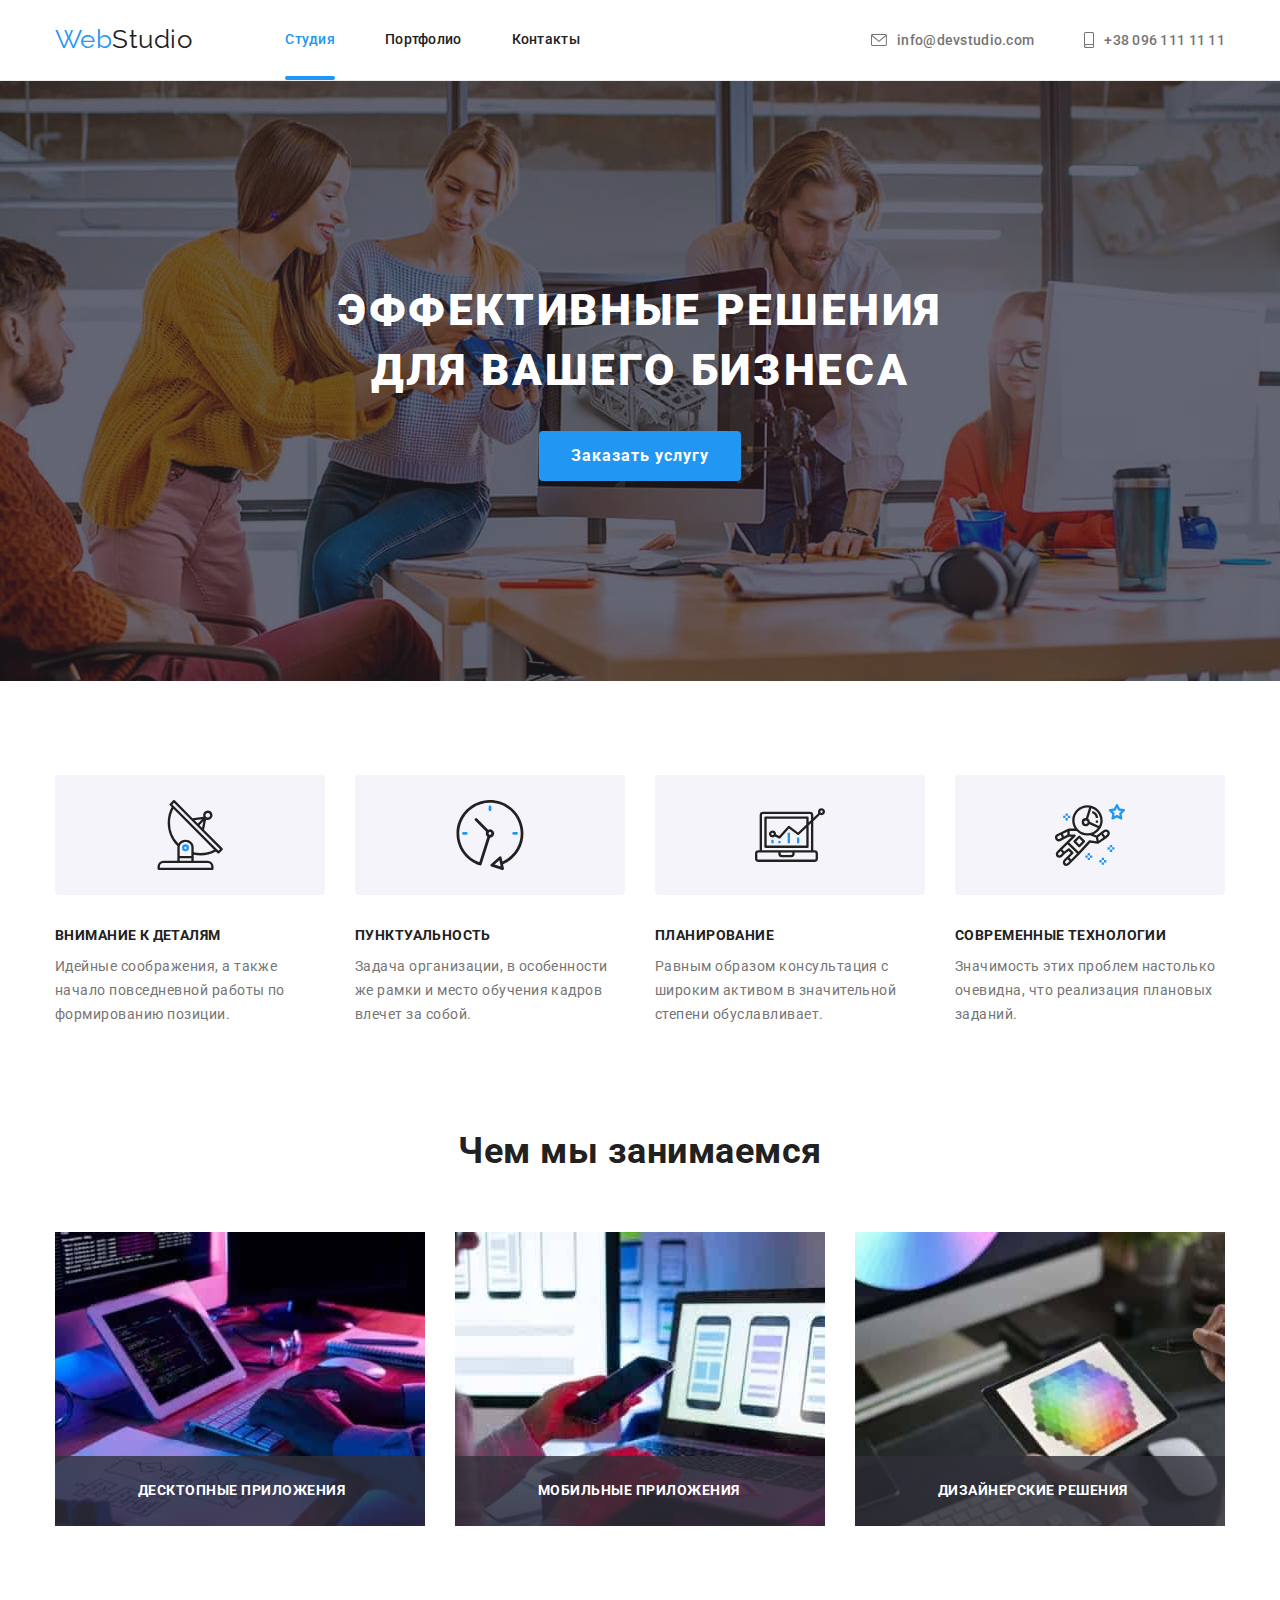
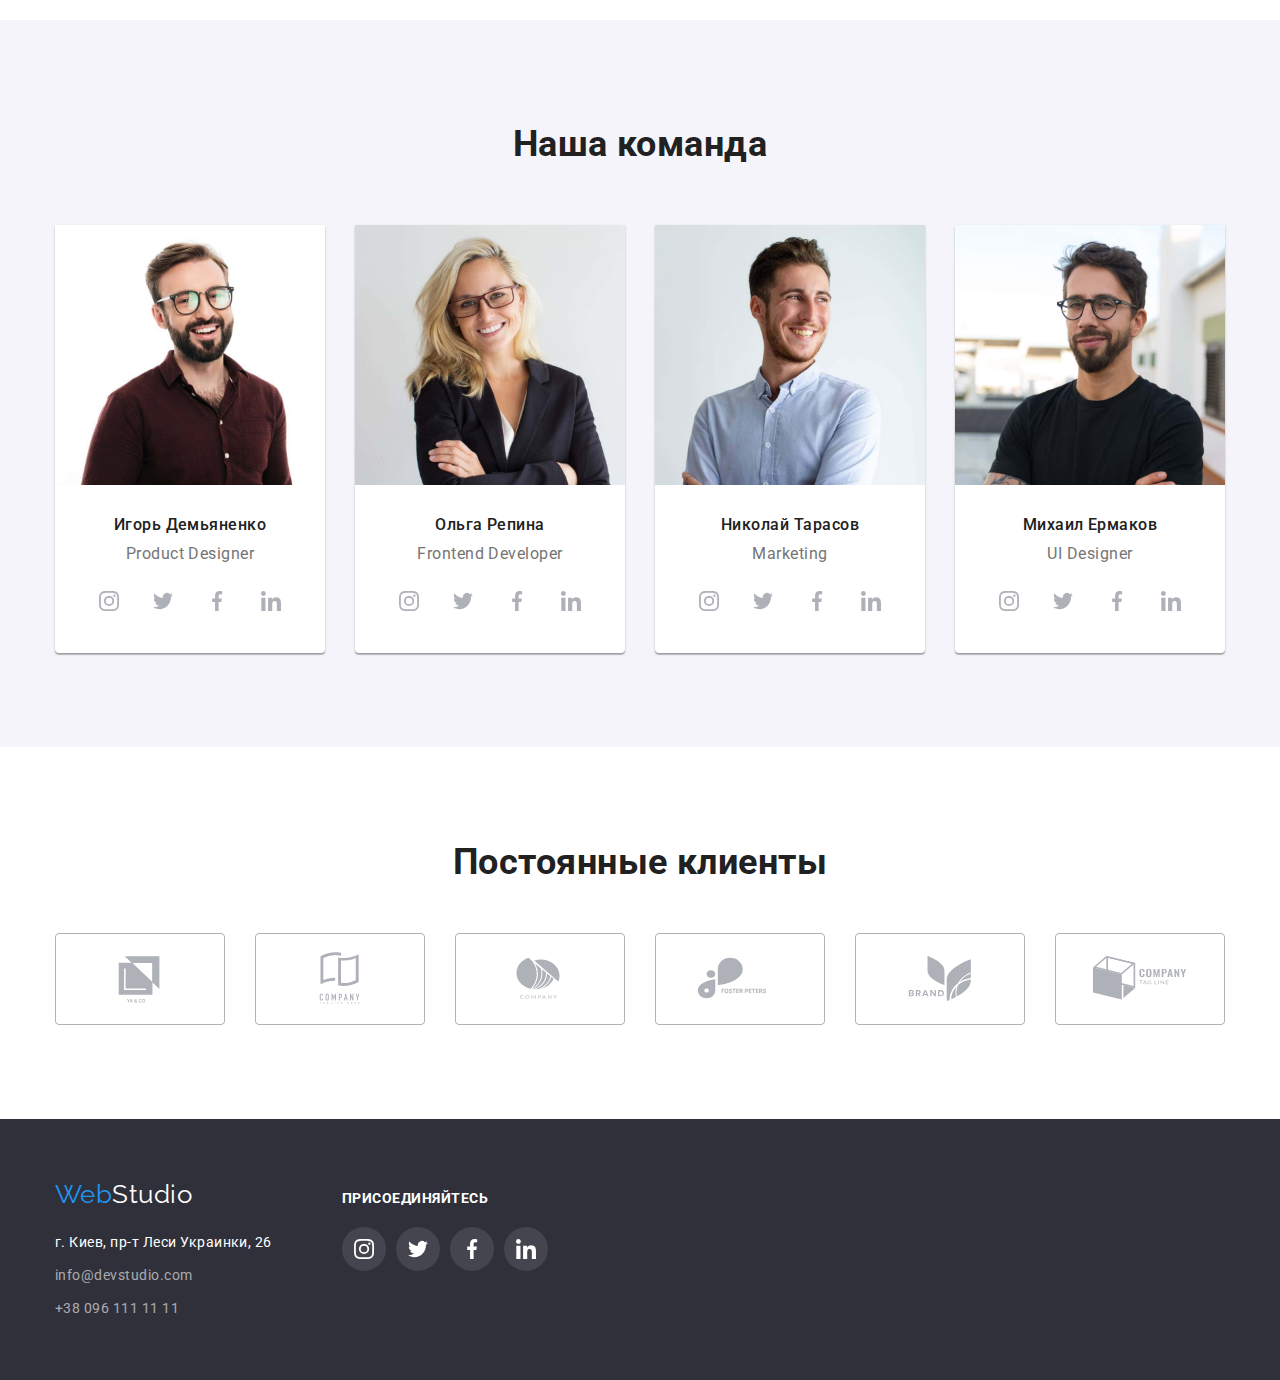
<file: index.html>
<!DOCTYPE html>
<html lang="ru">
<head>
    <meta charset="UTF-8">
    <meta http-equiv="X-UA-Compatible" content="IE=edge">
    <meta name="viewport" content="width=device-width, initial-scale=1.0">
    <title>Студия</title>

    <link rel="preconnect" href="https://fonts.googleapis.com">
    <link rel="preconnect" href="https://fonts.gstatic.com" crossorigin>
    <link href="https://fonts.googleapis.com/css2?family=Raleway:wght@700&family=Roboto:wght@400;500;700;900&display=swap" rel="stylesheet">
    
    <link rel="stylesheet" href="https://cdnjs.cloudflare.com/ajax/libs/modern-normalize/1.1.0/modern-normalize.min.css">
    
    <link rel="stylesheet" href="./scc/styles.css">
    
</head>


<body>

    <header>
        <div class="container card-nav">
            <div class="heder-item">
                <nav class="main-nav">
                    <a href="index.html" class="logo head">
                        <span class="logo firstpart">Web</span>Studio
                    </a>
                    <ul class="navigation">
                        <li class="item-nav">
                            <a href="./index.html" class="link-nav current">Студия</a>
                        </li>
                        <li class="item-nav">
                            <a href="./portfolio.html" class="link-nav">Портфолио</a>
                        </li>
                        <li class="item-nav">
                            <a href="/" class="link-nav">Контакты</a>
                        </li>
                    </ul>
                
                </nav>
                
                <p class="navigation-contacts">
                    <a href="mailto:info@devstudio.com" class="link-contact">
                        <svg class="icon-mail">
                            <use href="./images/symbol-defs-opt.svg#icon-mail">
                            </use>
                        </svg>
                        info@devstudio.com
                    </a>
                    <a href="tel:+380961111111" class="link-contact">
                        <svg class="icon-smartfon">
                            <use href="./images/symbol-defs-opt.svg#icon-smartphone"></use>
                        </svg>
                        +38 096 111 11 11
                    </a>
                </p>
            </div>
            
            
        </div>
        
    </header>

    <!-- Заглавная секция -->

    <section class="headline">
        <h1 class="slogan">Эффективные решения для вашего бизнеса</h1>
        <button type="button" class="hero-title" data-modal-open>Заказать услугу</button>
    </section>

    <div class="backdrop is-hidden" data-modal>
        <div class="modal">
            <button class="close-modal" data-modal-close>
                <svg class="icon-close"> 
                    <use href="./images/symbol-defs-opt.svg#icon-close-black"></use>
                </svg>
            </button>
        </div>
    </div>
    <!-- Наши преимущества -->
    <section  class="benefit-page">
        <div class="container benefit-item">
            <h2 class="title">Наши преимущества</h2>
            <ul class="benefit-group">
                <li class="li-benefit">
                    <div class="icon-benef">
                        <svg class="icon-benef-1">
                            <use href="./images/symbol-defs-opt.svg#icon-benef-1"></use>
                        </svg>
                    </div>
                    <h3 class="benefit">Внимание к деталям</h3>
                    <p class="benefit-list">Идейные соображения, а также начало повседневной работы по формированию позиции.</p>
                </li>
                <li  class="li-benefit">
                    <div class="icon-benef">
                        <svg class="icon-benef-2">
                            <use href="./images/symbol-defs-opt.svg#icon-benef-2"></use>
                        </svg>
                    </div>
                    <h3 class="benefit">Пунктуальность</h3>
                    <p class="benefit-list">Задача организации, в особенности же рамки и место обучения кадров влечет за собой.</p>
                </li>
                <li class="li-benefit">
                    <div class="icon-benef">
                        <svg class="icon-benef-3">
                            <use href="./images/symbol-defs-opt.svg#icon-benef-3"></use>
                        </svg>
                    </div>
                    <h3 class="benefit">Планирование</h3>
                    <p class="benefit-list">Равным образом консультация с широким активом в значительной степени обуславливает.</p>
                </li>
                <li class="li-benefit">
                    <div class="icon-benef">
                        <svg class="icon-benef-4">
                            <use href="./images/symbol-defs-opt.svg#icon-benef-4"></use>
                        </svg>
                    </div>
                    <h3 class="benefit">Современные технологии</h3>
                    <p class="benefit-list">Значимость этих проблем настолько очевидна, что реализация плановых заданий.</p>
                </li>
            </ul>
        </div> 
    </section>

 
    <!-- Чем мы занимаемся -->
     <section>
        <div class="container work">
            <h2 class="title-work">Чем мы занимаемся</h2>
            <ul class="work-item">
                <li class="img-work">
                    <img src="images/service_1.jpg" alt="Верстка" width="370" height="294">
                    <span class="name-work">Десктопные приложения</span>
                </li>
                <li class="img-work">
                    <img src="images/service_2.jpg" alt="Тестирование" width="370" height="294">
                    <span class="name-work">Мобильные приложения</span>
                </li>
                <li class="img-work">
                    <img src="images/service_3.jpg" alt="Дизайн" width="370" height="294">
                    <span class="name-work">Дизайнерские решения</span>
                </li>
            </ul>
        </div>
        
     </section>

    <!-- Наша команда -->
    <section class="section-employee">
        <div class="container employee">
            <h2 class="title-team">Наша команда</h2>
            <ul class="team-group">
                <li class="people-team">
                    <img src="images/team_1.jpg" alt="Николай Тарасов" width="270" height="260">
                    <h3 class="team">Игорь Демьяненко</h3>
                    <p class="prof-team">Product Designer</p>
                    <div class="team-con">
                        <a href="#" class="connect-link">
                            <svg class="insta">
                                <use href="./images/symbol-defs-opt.svg#icon-insta"></use>
                            </svg>
                        </a>
                        <a href="#" class="connect-link">
                            <svg class="twitter">
                                <use href="./images/symbol-defs-opt.svg#icon-twitter"></use>
                            </svg>
                        </a>
                        <a href="#" class="connect-link">
                            <svg class="facebook">
                                <use href="./images/symbol-defs-opt.svg#icon-facebook"></use>
                            </svg>
                        </a>
                        <a href="#" class="connect-link">
                            <svg class="linkedin">
                                <use href="./images/symbol-defs-opt.svg#icon-linkedin"></use>
                            </svg>
                        </a>
                    </div>
                </li>
                <li class="people-team">
                    <img src="images/team_2.jpg" alt="Ольга Репина" width="270" height="260">
                    <h3 class="team">Ольга Репина</h3>
                    <p class="prof-team">Frontend Developer</p>
                    <div class="team-con">
                        <a href="#" class="connect-link">
                            <svg class="insta">
                                <use href="./images/symbol-defs-opt.svg#icon-insta"></use>
                            </svg>
                        </a>
                        <a href="#" class="connect-link">
                            <svg class="twitter">
                                <use href="./images/symbol-defs-opt.svg#icon-twitter"></use>
                            </svg>
                        </a>
                        <a href="#" class="connect-link">
                            <svg class="facebook">
                                <use href="./images/symbol-defs-opt.svg#icon-facebook"></use>
                            </svg>
                        </a>
                        <a href="#" class="connect-link">
                            <svg class="linkedin">
                                <use href="./images/symbol-defs-opt.svg#icon-linkedin"></use>
                            </svg>
                        </a>
                    </div>
                </li>
                <li class="people-team">
                    <img src="images/team_3.jpg" alt="Николай Тарасов" width="270" height="260">
                    <h3 class="team">Николай Тарасов</h3>
                    <p class="prof-team">Marketing</p>
                    <div class="team-con">
                        <a href="#" class="connect-link">
                            <svg class="insta">
                                <use href="./images/symbol-defs-opt.svg#icon-insta"></use>
                            </svg>
                        </a>
                        <a href="#" class="connect-link">
                            <svg class="twitter">
                                <use href="./images/symbol-defs-opt.svg#icon-twitter"></use>
                            </svg>
                        </a>
                        <a href="#" class="connect-link">
                            <svg class="facebook">
                                <use href="./images/symbol-defs-opt.svg#icon-facebook"></use>
                            </svg>
                        </a>
                        <a href="#" class="connect-link">
                            <svg class="linkedin">
                                <use href="./images/symbol-defs-opt.svg#icon-linkedin"></use>
                            </svg>
                        </a>
                    </div>
                </li>
                <li class="people-team">
                    <img src="images/team_4.jpg" alt="Михаил Ермаков" width="270" height="260">
                    <h3 class="team">Михаил Ермаков</h3>
                    <p class="prof-team">UI Designer</p>
                    <div class="team-con">
                        <a href="#" class="connect-link">
                            <svg class="insta">
                                <use href="./images/symbol-defs-opt.svg#icon-insta"></use>
                            </svg>
                        </a>
                        <a href="#" class="connect-link">
                            <svg class="twitter">
                                <use href="./images/symbol-defs-opt.svg#icon-twitter"></use>
                            </svg>
                        </a>
                        <a href="#" class="connect-link">
                            <svg class="facebook">
                                <use href="./images/symbol-defs-opt.svg#icon-facebook"></use>
                            </svg>
                        </a>
                        <a href="#" class="connect-link">
                            <svg class="linkedin">
                                <use href="./images/symbol-defs-opt.svg#icon-linkedin"></use>
                            </svg>
                        </a>
                    </div>
                </li>
            </ul>
        </div>
        
    </section>

    <!-- Постоянные клиенты -->
    <section>
        <div class="client container">
            <h2 class="title-client">Постоянные клиенты</h2>
            <div class="client-list">
                <a href="#" class="link-client">
                    <svg class="icon-client">
                        <use href="./images/symbol-defs-opt.svg#icon-client-1"></use>
                    </svg>
                </a>
                <a href="#" class="link-client">
                    <svg class="icon-client">
                        <use href="./images/symbol-defs-opt.svg#icon-client-2"></use>
                    </svg>
                </a>
                <a href="#" class="link-client">
                    <svg class="icon-client">
                        <use href="./images/symbol-defs-opt.svg#icon-client-3"></use>
                    </svg>
                </a>
                <a href="#" class="link-client">
                    <svg class="icon-client">
                        <use href="./images/symbol-defs-opt.svg#icon-client-4"></use>
                    </svg>
                </a>
                <a href="#" class="link-client">
                    <svg class="icon-client">
                        <use href="./images/symbol-defs-opt.svg#icon-client-5"></use>
                    </svg>
                </a>
                <a href="#" class="link-client">
                    <svg class="icon-client">
                        <use href="./images/symbol-defs-opt.svg#icon-client-6"></use>
                    </svg>
                </a>
            </div>
        </div>
        
    </section>
    

    <!-- Футер -->
    
    <footer class="footer-item">
        <div class="container footer-adress">
            <div class="nav-footer">
                <a href="index.html" class="logo footer-block">
                    <span class="logo firstpart">Web</span><span class="logo secondpart ">Studio</span>
                </a>
                <address>
                    <ul class="adress">
                        <li class="adress-item">
                            <p>г. Киев, пр-т Леси Украинки, 26</p>
                        </li>
                        <li class="adress-item">
                            <a href="mailto:info@devstudio.com" class="link-contact-footer">info@devstudio.com</a>
                        </li>
                        <li class="adress-item">
                            <a href="tel:+380961111111" class="link-contact-footer">+38 096 111 11 11</a>
                        </li>
                    </ul>
                </address>
            </div>
            
            <div class="social-networks">
                <p class="footer-title">Присоединяйтесь</p>
                <div class="con-footer">
                    <a href="#" class="connect-link-footer">
                        <svg class="insta-footer">
                            <use href="./images/symbol-defs-opt.svg#icon-insta"></use>
                        </svg>
                    </a>
                    <a href="#" class="connect-link-footer">
                        <svg class="twitter-footer">
                            <use href="./images/symbol-defs-opt.svg#icon-twitter"></use>
                        </svg>
                    </a>
                    <a href="#" class="connect-link-footer">
                        <svg class="facebook-footer">
                            <use href="./images/symbol-defs-opt.svg#icon-facebook"></use>
                        </svg>
                    </a>
                    <a href="#" class="connect-link-footer">
                        <svg class="linkedin-footer">
                            <use href="./images/symbol-defs-opt.svg#icon-linkedin"></use>
                        </svg>
                    </a>
                </div>
            </div>
        </div>
        
    </footer>

    <script src="./js/modal.js"></script>
</body>

</html>
</file>
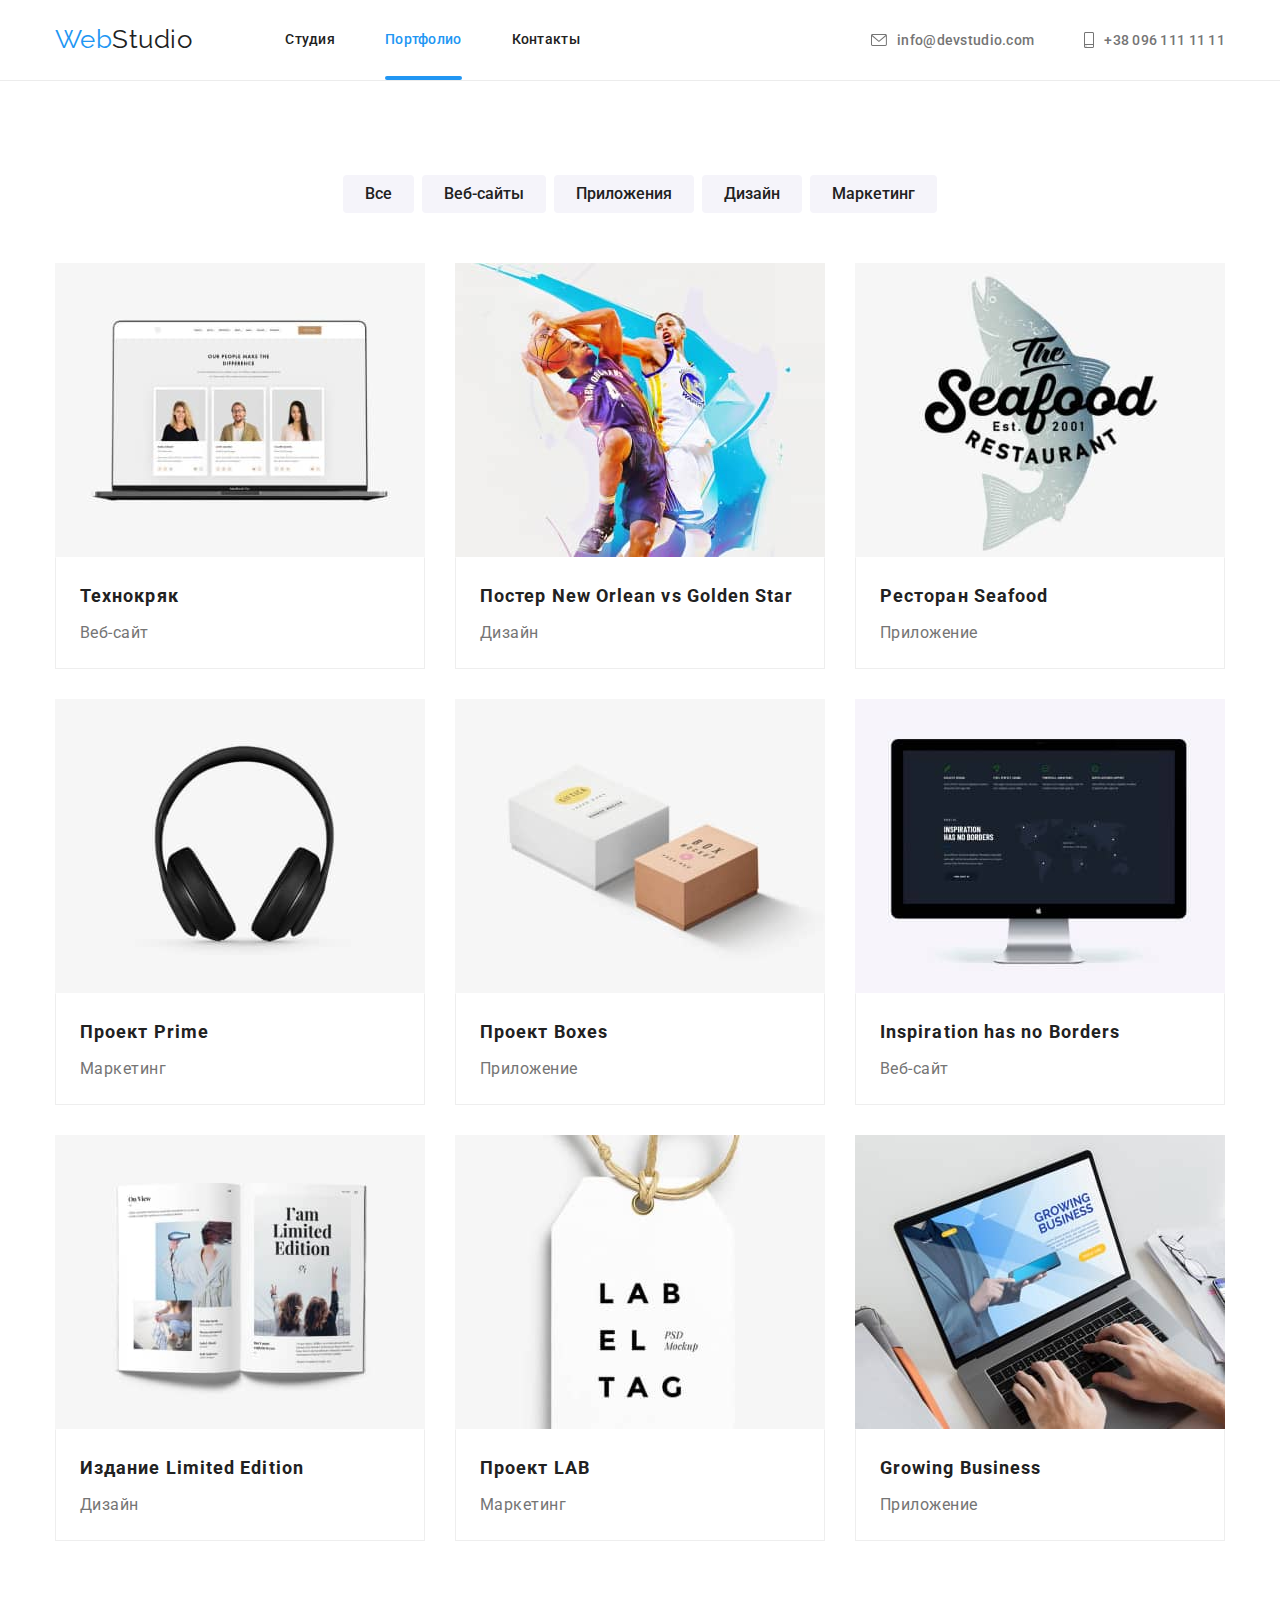
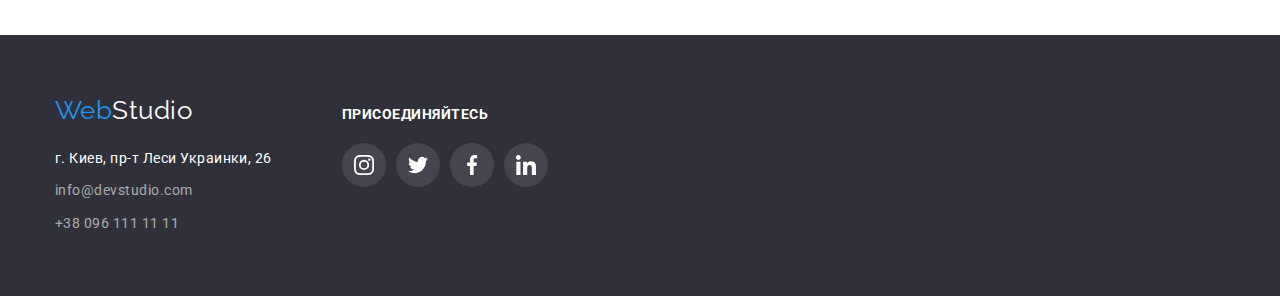
<file: portfolio.html>
<!DOCTYPE html>
<html lang="ru">
<head>
    <meta charset="UTF-8">
    <meta http-equiv="X-UA-Compatible" content="IE=edge">
    <meta name="viewport" content="width=device-width, initial-scale=1.0">
    <title>Portfolio</title>
    
    <link rel="preconnect" href="https://fonts.googleapis.com">
    <link rel="preconnect" href="https://fonts.gstatic.com" crossorigin>
    <link href="https://fonts.googleapis.com/css2?family=Raleway:wght@700&family=Roboto:wght@400;500;700;900&display=swap" rel="stylesheet">
    
    <link rel="stylesheet" href="https://cdnjs.cloudflare.com/ajax/libs/modern-normalize/1.1.0/modern-normalize.min.css">
    
    <link rel="stylesheet" href="./scc/styles.css">
</head>

<body>
    <!-- Хедер -->
    <header>
        <div class="container card-nav">
            <div class="heder-item">
                <nav class="main-nav">
                    <a href="index.html" class="logo head">
                        <span class="logo firstpart">Web</span>Studio
                    </a>
                    <ul class="navigation">
                        <li class="item-nav">
                            <a href="./index.html" class="link-nav ">Студия</a>
                        </li>
                        <li class="item-nav">
                            <a href="./portfolio.html" class="link-nav current">Портфолио</a>
                        </li>
                        <li class="item-nav">
                            <a href="/" class="link-nav">Контакты</a>
                        </li>
                    </ul>
    
                </nav>
    
                <p class="navigation-contacts">
                    <a href="mailto:info@devstudio.com" class="link-contact">
                        <svg class="icon-mail">
                            <use href="./images/symbol-defs-opt.svg#icon-mail">
                            </use>
                        </svg>
                        info@devstudio.com
                    </a>
                    <a href="tel:+380961111111" class="link-contact">
                        <svg class="icon-smartfon">
                            <use href="./images/symbol-defs-opt.svg#icon-smartphone"></use>
                        </svg>
                        +38 096 111 11 11
                    </a>
                </p>
            </div>
    
    
        </div>
    
    </header>

    <main>
    
    <section>
        <!-- Наши работы -->
        
        <div class="container">

            <h1 class="title">Наши работы</h1>
            <ul class="filter-set">
                <li class="choice">
                    <button type="button" class="filter">Все</button>
                </li>
                <li class="choice">
                    <button type="button" class="filter">Веб-сайты</button>
                </li>
                <li class="choice">
                    <button type="button" class="filter">Приложения</button>
                </li>
                <li class="choice">
                    <button type="button" class="filter">Дизайн</button>
                </li>
                <li class="choice">
                    <button type="button" class="filter">Маркетинг</button>
                </li>
            </ul>

            <ul class="cards-set">
                <li class="card">
                    <a href="/" class="projects-link">
                        <div class="product-thumb">
                            <img src="./images/project-1.jpg" alt="Технокряк" width="370" height="294">
                            <p class="card-text">Ресурс предлагает комплексные предложения с разным уровнем функционала и сервисов. Все это позволит
                                посетителю получить исчерпывающие сведения о компании или частном лице.
                            </p>
                        </div>
                        
                        <div class="card-content">
                            <h2 class="projects">Технокряк</h2>
                            <p class="projects-type">Веб-сайт</p>
                        </div>
                    </a>
                </li>
        
                <li class="card">
                    <a href="/" class="projects-link">
                        <div class="product-thumb">
                            <img src="./images/project-2.jpg" alt="Постер New Orlean vs Golden Star" width="370" height="294">
                            <p class="card-text">Ресурс предлагает комплексные предложения с разным уровнем функционала и сервисов. Все это позволит
                                посетителю получить исчерпывающие сведения о компании или частном лице.
                            </p>
                        </div>
                        
                        <div class="card-content">
                            <h2 class="projects">Постер New Orlean vs Golden Star</h2>
                            <p class="projects-type">Дизайн</p>
                        </div>
                    </a>
                </li>
        
                <li class="card">
                    <a href="/" class="projects-link">
                        <div class="product-thumb">
                            <img src="./images/project-3.jpg" alt="Ресторан Seafood" width="370" height="294">
                            <p class="card-text">Ресурс предлагает комплексные предложения с разным уровнем функционала и сервисов. Все это позволит
                                посетителю получить исчерпывающие сведения о компании или частном лице.
                            </p>
                        </div>
                        
                        <div class="card-content">
                            <h2 class="projects">Ресторан Seafood</h2>
                            <p class="projects-type">Приложение</p>
                        </div>
                    </a>
                </li>
        
                <li class="card">
                    <a href="/" class="projects-link">
                        <div class="product-thumb">
                            <img src="./images/project-4.jpg" alt="Проект Prime" width="370" height="294">
                            <p class="card-text">Ресурс предлагает комплексные предложения с разным уровнем функционала и сервисов. Все это позволит
                                посетителю получить исчерпывающие сведения о компании или частном лице.
                            </p>
                        </div>
                        
                        <div class="card-content">
                            <h2 class="projects">Проект Prime</h2>
                            <p class="projects-type">Маркетинг</p>
                        </div>
                    </a>
                </li>
        
                <li class="card">
                    <a href="/" class="projects-link">
                        <div class="product-thumb">
                            <img src="./images/project-5.jpg" alt="Проект Boxes" width="370" height="294">
                            <p class="card-text">Ресурс предлагает комплексные предложения с разным уровнем функционала и сервисов. Все это позволит
                                посетителю получить исчерпывающие сведения о компании или частном лице.
                            </p>
                        </div>
                        
                        <div class="card-content">
                            <h2 class="projects">Проект Boxes</h2>
                            <p class="projects-type">Приложение</p>
                        </div>
                    </a>
                </li>
        
                <li class="card">
                    <a href="/" class="projects-link">
                        <div class="product-thumb">
                            <img src="./images/project-6.jpg" alt="Inspiration has no Borders" width="370" height="294">
                            <p class="card-text">Ресурс предлагает комплексные предложения с разным уровнем функционала и сервисов. Все это позволит
                                посетителю получить исчерпывающие сведения о компании или частном лице.
                            </p>
                        </div>
                        
                        <div class="card-content">
                            <h2 class="projects">Inspiration has no Borders</h2>
                            <p class="projects-type">Веб-сайт</p>
                        </div>
                    </a>
                </li>
                <li class="card">
                    <a href="/" class="projects-link">
                        <div class="product-thumb">
                            <img src="./images/project-7.jpg" alt="Издание Limited Edition" width="370" height="294">
                            <p class="card-text">Ресурс предлагает комплексные предложения с разным уровнем функционала и сервисов. Все это позволит
                                посетителю получить исчерпывающие сведения о компании или частном лице.
                            </p>
                        </div>
                        
                        <div class="card-content">
                            <h2 class="projects">Издание Limited Edition</h2>
                            <p class="projects-type">Дизайн</p>
                        </div>
                    </a>
                </li>
                <li class="card">
                    <a href="/" class="projects-link">
                        <div class="product-thumb">
                            <img src="./images/project-8.jpg" alt="Проект LAB" width="370" height="294">
                            <p class="card-text">Ресурс предлагает комплексные предложения с разным уровнем функционала и сервисов. Все это позволит
                                посетителю получить исчерпывающие сведения о компании или частном лице.
                            </p>
                        </div>
                        
                        <div class="card-content">
                            <h2 class="projects">Проект LAB</h2>
                            <p class="projects-type">Маркетинг</p>
                        </div>
                    </a>
                </li>
                <li class="card">
                    <a href="/" class="projects-link">
                        <div class="product-thumb">
                            <img src="./images/project-9.jpg" alt="Growing Business" width="370" height="294">
                            <p class="card-text">Ресурс предлагает комплексные предложения с разным уровнем функционала и сервисов. Все это позволит
                                посетителю получить исчерпывающие сведения о компании или частном лице.
                            </p>
                        </div>
                        
                        <div class="card-content">
                            <h2 class="projects">Growing Business</h2>
                            <p class="projects-type">Приложение</p>
                        </div>
                    </a>
                </li>
            </ul>
        </div>
    </section>

        
    </main>

   
    <!-- Футер -->
    
    <footer class="footer-item">
        <div class="container footer-adress">
            <div class="nav-footer">
                <a href="index.html" class="logo footer-block">
                    <span class="logo firstpart">Web</span><span class="logo secondpart ">Studio</span>
                </a>
                <address>
                    <ul class="adress">
                        <li class="adress-item">
                            <p>г. Киев, пр-т Леси Украинки, 26</p>
                        </li>
                        <li class="adress-item">
                            <a href="mailto:info@devstudio.com" class="link-contact-footer">info@devstudio.com</a>
                        </li>
                        <li class="adress-item">
                            <a href="tel:+380961111111" class="link-contact-footer">+38 096 111 11 11</a>
                        </li>
                    </ul>
                </address>
            </div>
    
            <div class="social-networks">
                <h3 class="footer-title">Присоединяйтесь</h3>
                <div class="con-footer">
                    <a href="#" class="connect-link-footer">
                        <svg class="insta-footer">
                            <use href="./images/symbol-defs-opt.svg#icon-insta"></use>
                        </svg>
                    </a>
                    <a href="#" class="connect-link-footer">
                        <svg class="twitter-footer">
                            <use href="./images/symbol-defs-opt.svg#icon-twitter"></use>
                        </svg>
                    </a>
                    <a href="#" class="connect-link-footer">
                        <svg class="facebook-footer">
                            <use href="./images/symbol-defs-opt.svg#icon-facebook"></use>
                        </svg>
                    </a>
                    <a href="#" class="connect-link-footer">
                        <svg class="linkedin-footer">
                            <use href="./images/symbol-defs-opt.svg#icon-linkedin"></use>
                        </svg>
                    </a>
                </div>
            </div>
        </div>
    
    </footer>

</body>

</html>
</file>
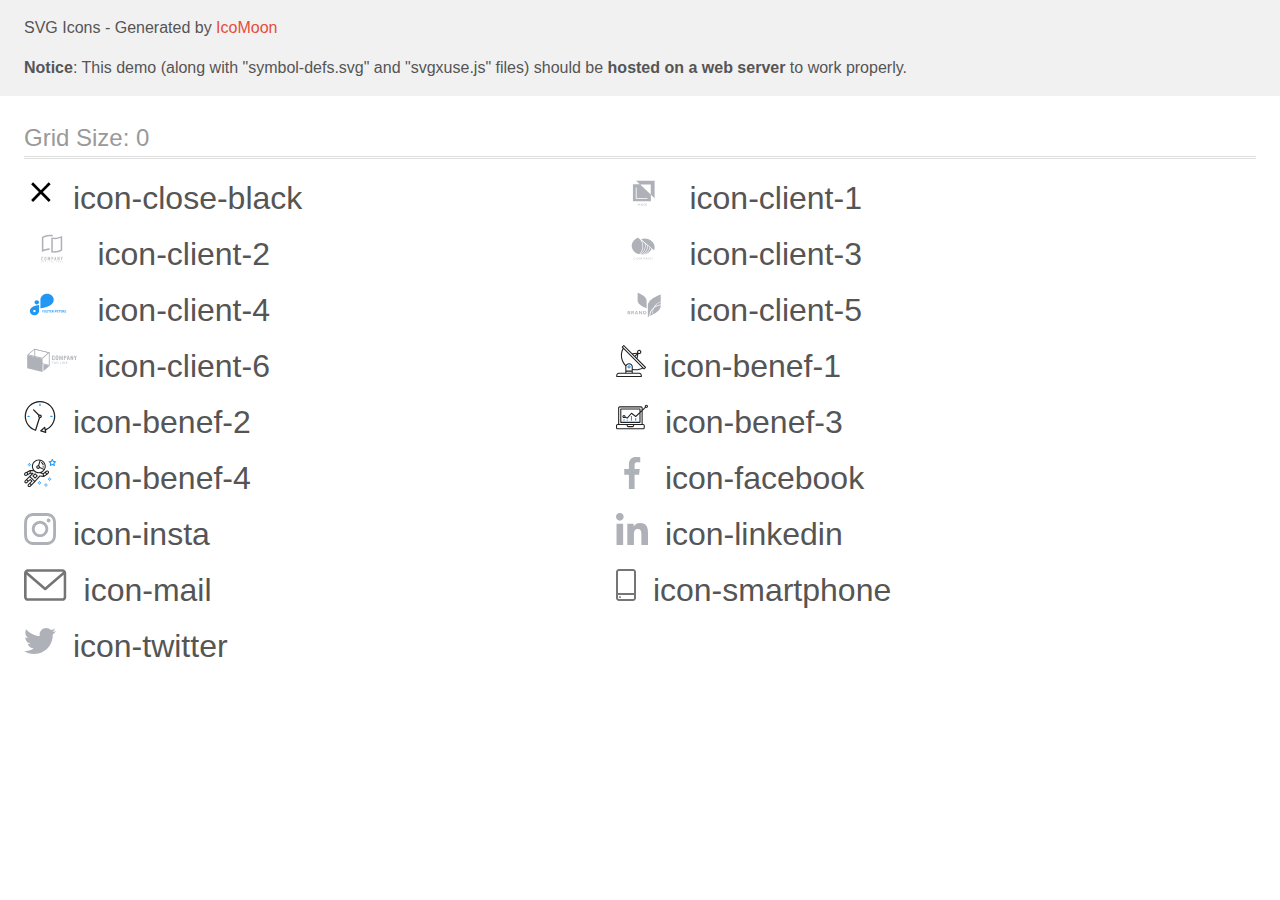
<file: images/icomoon/demo-external-svg.html>
<!doctype html>
<html>
<head>
    <title>IcoMoon - SVG Icons</title>
    <meta charset="utf-8">
    <meta name="viewport" content="width=device-width, initial-scale=1">
    <link rel="stylesheet" href="demo-files/demo.css">
    <link rel="stylesheet" href="style.css">
</head>
<body>
<header class="bgc1 clearfix">
<div class="mhl">
    <p>SVG Icons - Generated by <a href="https://icomoon.io/app">IcoMoon</a></p><p><strong>Notice</strong>: This demo (along with "symbol-defs.svg" and "svgxuse.js" files) should be <b>hosted on a web server</b> to work properly.</p>
</div>
</header>
    <div class="clearfix mhl ptl">
        <h1 class="mvm mtn fgc1">Grid Size: 0</h1>
        <div class="glyph fs1">
            <div class="clearfix pbs">
                <svg class="icon icon-close-black"><use xlink:href="symbol-defs.svg#icon-close-black"></use></svg><span class="name"> icon-close-black</span>
            </div>
        </div>
        <div class="glyph fs1">
            <div class="clearfix pbs">
                <svg class="icon icon-client-1"><use xlink:href="symbol-defs.svg#icon-client-1"></use></svg><span class="name"> icon-client-1</span>
            </div>
        </div>
        <div class="glyph fs1">
            <div class="clearfix pbs">
                <svg class="icon icon-client-2"><use xlink:href="symbol-defs.svg#icon-client-2"></use></svg><span class="name"> icon-client-2</span>
            </div>
        </div>
        <div class="glyph fs1">
            <div class="clearfix pbs">
                <svg class="icon icon-client-3"><use xlink:href="symbol-defs.svg#icon-client-3"></use></svg><span class="name"> icon-client-3</span>
            </div>
        </div>
        <div class="glyph fs1">
            <div class="clearfix pbs">
                <svg class="icon icon-client-4"><use xlink:href="symbol-defs.svg#icon-client-4"></use></svg><span class="name"> icon-client-4</span>
            </div>
        </div>
        <div class="glyph fs1">
            <div class="clearfix pbs">
                <svg class="icon icon-client-5"><use xlink:href="symbol-defs.svg#icon-client-5"></use></svg><span class="name"> icon-client-5</span>
            </div>
        </div>
        <div class="glyph fs1">
            <div class="clearfix pbs">
                <svg class="icon icon-client-6"><use xlink:href="symbol-defs.svg#icon-client-6"></use></svg><span class="name"> icon-client-6</span>
            </div>
        </div>
        <div class="glyph fs1">
            <div class="clearfix pbs">
                <svg class="icon icon-benef-1"><use xlink:href="symbol-defs.svg#icon-benef-1"></use></svg><span class="name"> icon-benef-1</span>
            </div>
        </div>
        <div class="glyph fs1">
            <div class="clearfix pbs">
                <svg class="icon icon-benef-2"><use xlink:href="symbol-defs.svg#icon-benef-2"></use></svg><span class="name"> icon-benef-2</span>
            </div>
        </div>
        <div class="glyph fs1">
            <div class="clearfix pbs">
                <svg class="icon icon-benef-3"><use xlink:href="symbol-defs.svg#icon-benef-3"></use></svg><span class="name"> icon-benef-3</span>
            </div>
        </div>
        <div class="glyph fs1">
            <div class="clearfix pbs">
                <svg class="icon icon-benef-4"><use xlink:href="symbol-defs.svg#icon-benef-4"></use></svg><span class="name"> icon-benef-4</span>
            </div>
        </div>
        <div class="glyph fs1">
            <div class="clearfix pbs">
                <svg class="icon icon-facebook"><use xlink:href="symbol-defs.svg#icon-facebook"></use></svg><span class="name"> icon-facebook</span>
            </div>
        </div>
        <div class="glyph fs1">
            <div class="clearfix pbs">
                <svg class="icon icon-insta"><use xlink:href="symbol-defs.svg#icon-insta"></use></svg><span class="name"> icon-insta</span>
            </div>
        </div>
        <div class="glyph fs1">
            <div class="clearfix pbs">
                <svg class="icon icon-linkedin"><use xlink:href="symbol-defs.svg#icon-linkedin"></use></svg><span class="name"> icon-linkedin</span>
            </div>
        </div>
        <div class="glyph fs1">
            <div class="clearfix pbs">
                <svg class="icon icon-mail"><use xlink:href="symbol-defs.svg#icon-mail"></use></svg><span class="name"> icon-mail</span>
            </div>
        </div>
        <div class="glyph fs1">
            <div class="clearfix pbs">
                <svg class="icon icon-smartphone"><use xlink:href="symbol-defs.svg#icon-smartphone"></use></svg><span class="name"> icon-smartphone</span>
            </div>
        </div>
        <div class="glyph fs1">
            <div class="clearfix pbs">
                <svg class="icon icon-twitter"><use xlink:href="symbol-defs.svg#icon-twitter"></use></svg><span class="name"> icon-twitter</span>
            </div>
        </div>
  </div>
<script defer src="svgxuse.js"></script>
</body>
</html>
</file>
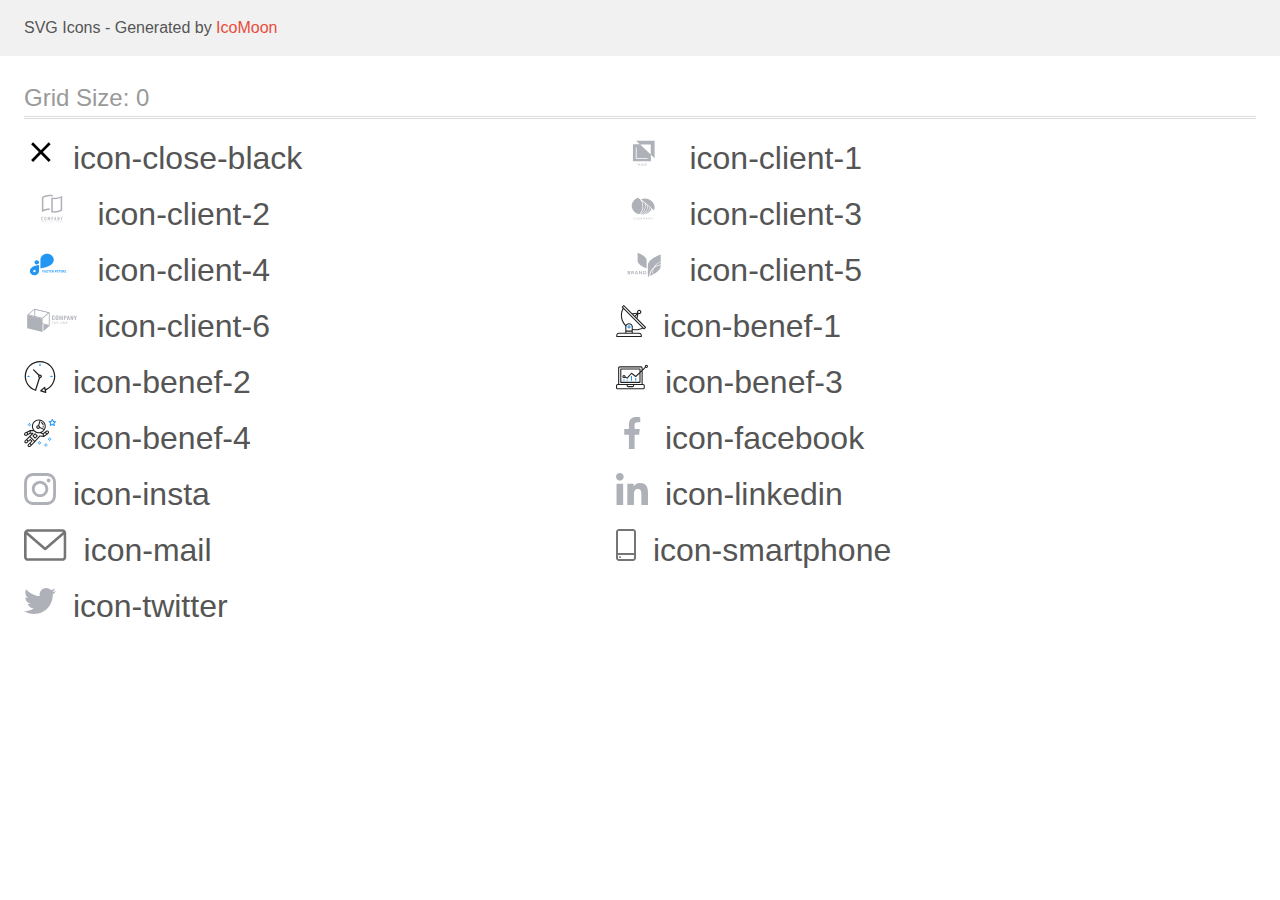
<file: images/icomoon/demo.html>
<!doctype html>
<html>
<head>
    <title>IcoMoon - SVG Icons</title>
    <meta charset="utf-8">
    <meta name="viewport" content="width=device-width, initial-scale=1">
    <link rel="stylesheet" href="demo-files/demo.css">
    <link rel="stylesheet" href="style.css">
</head>
<body>
<svg aria-hidden="true" style="position: absolute; width: 0; height: 0; overflow: hidden;" version="1.1" xmlns="http://www.w3.org/2000/svg" xmlns:xlink="http://www.w3.org/1999/xlink">
<defs>
<symbol id="icon-close-black" viewBox="0 0 32 32">
<path d="M26.667 7.303l-1.97-1.97-7.808 7.808-7.808-7.808-1.97 1.97 7.808 7.808-7.808 7.808 1.97 1.97 7.808-7.808 7.808 7.808 1.97-1.97-7.808-7.808 7.808-7.808z"></path>
</symbol>
<symbol id="icon-client-1" viewBox="0 0 57 32">
<path fill="#afb1b8" style="fill: var(--color1, #afb1b8)" d="M20.267 3.733l3.738 3.538-6.938-0.004v17.167h18.133v-6.564l3.733 3.534v-17.671h-18.667zM35.036 17.455l-10.597-10.032h10.597v10.032zM31.746 21.923h-11.81v-11.545h0.835v10.763h10.975v0.781zM22.725 26.72l-0.436 0.899-0.436-0.899h-0.366l0.637 1.198v0.698h0.331v-0.698l0.635-1.198h-0.364zM23.274 28.616l0.154-0.442h0.734l0.155 0.442h0.344l-0.717-1.896h-0.296l-0.716 1.896h0.342zM23.794 27.123l0.275 0.786h-0.549l0.275-0.787zM25.531 27.863c-0.045 0.067-0.071 0.149-0.071 0.238 0 0.001 0 0.002 0 0.003v-0c0 0.16 0.056 0.29 0.168 0.389s0.263 0.149 0.45 0.149c0.188 0 0.349-0.051 0.485-0.153l0.107 0.126h0.367l-0.278-0.33c0.109-0.149 0.164-0.341 0.164-0.574h-0.275c0 0.128-0.027 0.244-0.079 0.348l-0.366-0.432 0.129-0.094c0.078-0.053 0.144-0.119 0.195-0.195l0.002-0.003c0.038-0.061 0.060-0.136 0.060-0.216 0-0.001 0-0.002 0-0.003v0c0-0.002 0-0.005 0-0.007 0-0.117-0.051-0.221-0.132-0.293l-0-0c-0.084-0.076-0.197-0.123-0.32-0.123-0.007 0-0.013 0-0.020 0l0.001-0c-0.153 0-0.274 0.044-0.364 0.13s-0.135 0.203-0.135 0.352c0 0.061 0.014 0.123 0.043 0.189 0.030 0.065 0.082 0.144 0.155 0.237-0.14 0.101-0.235 0.188-0.282 0.261zM26.387 28.283c-0.081 0.066-0.185 0.106-0.299 0.107h-0c-0.005 0-0.010 0-0.015 0-0.082 0-0.156-0.031-0.212-0.083l0 0c-0.052-0.052-0.085-0.123-0.085-0.203 0-0.004 0-0.007 0-0.011l-0 0.001c0-0.101 0.052-0.192 0.156-0.271l0.041-0.029 0.414 0.489zM26.047 27.443c-0.090-0.11-0.134-0.202-0.134-0.275 0-0.063 0.019-0.116 0.055-0.157 0.034-0.039 0.084-0.063 0.139-0.063 0.003 0 0.005 0 0.008 0h-0c0.002-0 0.004-0 0.007-0 0.052 0 0.1 0.020 0.135 0.054l-0-0c0.037 0.035 0.056 0.077 0.056 0.126 0 0.002 0 0.005 0 0.007 0 0.071-0.031 0.134-0.080 0.177l-0 0-0.041 0.032-0.145 0.099zM29.133 28.473c0.13-0.114 0.205-0.272 0.224-0.474h-0.328c-0.018 0.135-0.059 0.232-0.124 0.29s-0.163 0.087-0.292 0.087c-0.141 0-0.249-0.054-0.323-0.162s-0.11-0.264-0.11-0.469v-0.167c0.002-0.203 0.041-0.355 0.117-0.46 0.077-0.105 0.188-0.157 0.331-0.157 0.123 0 0.217 0.030 0.28 0.091s0.104 0.158 0.12 0.294h0.328c-0.021-0.207-0.095-0.368-0.222-0.482s-0.296-0.171-0.506-0.171c-0.155 0-0.292 0.037-0.411 0.111-0.119 0.076-0.213 0.183-0.27 0.31l-0.002 0.005c-0.060 0.133-0.096 0.288-0.096 0.451 0 0.008 0 0.016 0 0.023l-0-0.001v0.177c0.003 0.174 0.035 0.327 0.098 0.46s0.151 0.234 0.266 0.306c0.116 0.071 0.249 0.107 0.4 0.107 0.216 0 0.389-0.056 0.519-0.169zM31.069 28.207c0.064-0.141 0.097-0.304 0.097-0.49v-0.105c0-0.006 0-0.013 0-0.020 0-0.169-0.036-0.329-0.102-0.473l0.003 0.007c-0.060-0.134-0.156-0.243-0.274-0.318l-0.003-0.002c-0.119-0.075-0.256-0.112-0.411-0.112s-0.291 0.037-0.411 0.113c-0.119 0.075-0.211 0.182-0.277 0.324-0.062 0.137-0.098 0.297-0.098 0.466 0 0.008 0 0.016 0 0.025l-0-0.001v0.107c0.001 0.181 0.034 0.341 0.099 0.48 0.066 0.139 0.159 0.246 0.279 0.322 0.121 0.075 0.258 0.112 0.411 0.112 0.156 0 0.293-0.037 0.412-0.112 0.119-0.076 0.212-0.183 0.276-0.323zM30.716 27.135c0.080 0.112 0.119 0.274 0.119 0.484v0.099c0 0.213-0.039 0.376-0.118 0.487-0.078 0.111-0.19 0.167-0.336 0.167-0.004 0-0.009 0-0.014 0-0.134 0-0.253-0.067-0.324-0.17l-0.001-0.001c-0.081-0.114-0.121-0.275-0.121-0.483v-0.109c0.002-0.204 0.043-0.362 0.122-0.473 0.071-0.102 0.188-0.168 0.321-0.168 0.005 0 0.010 0 0.014 0l-0.001-0c0.146 0 0.259 0.056 0.338 0.168z"></path>
</symbol>
<symbol id="icon-client-2" viewBox="0 0 57 32">
<path fill="#afb1b8" style="fill: var(--color1, #afb1b8)" d="M26.727 3.165h-0.073c-0.112-0.007-0.224-0.010-0.336-0.012h-0.243c-0.212 0-0.428 0.005-0.642 0.016-0.007-0.001-0.016-0.001-0.024-0.001s-0.017 0-0.025 0.001l0.001-0c-2.059 0.12-3.971 0.635-5.699 1.47l0.090-0.039-0.23 0.111v11.809l0.54-0.183c0.474-0.163 0.978-0.309 1.5-0.445 1.29-0.345 2.775-0.553 4.305-0.573l0.012-0v1.551c-0.193 0.001-0.38 0.006-0.568 0.016h-0.045c-1.212 0.068-2.348 0.25-3.442 0.537l0.12-0.027c-1.503 0.382-2.82 0.91-4.044 1.586l0.087-0.044v-15.145c1.195-0.711 2.578-1.29 4.042-1.665l0.11-0.024c1.173-0.315 2.52-0.499 3.909-0.505h0.231c0.273 0.007 0.539 0.019 0.788 0.038 0.658 0.046 1.31 0.15 1.949 0.311v1.527c-0.544-0.133-1.189-0.234-1.849-0.282l-0.039-0.002-0.039-0.003c-0.132-0.011-0.263-0.022-0.386-0.022zM29.415 4.726c0.339 0.026 0.69 0.038 1.044 0.038 1.464-0.006 2.881-0.198 4.231-0.554l-0.117 0.026c1.502-0.383 2.819-0.912 4.043-1.587l-0.087 0.044v14.875c-1.195 0.71-2.578 1.289-4.042 1.665l-0.11 0.024c-1.173 0.314-2.52 0.498-3.91 0.503h-0.004c-0.029 0-0.062 0-0.096 0-1.020 0-2.010-0.128-2.955-0.368l0.083 0.018v-14.972c0.229 0.053 0.466 0.102 0.706 0.142 0.394 0.067 0.81 0.115 1.214 0.145zM36.985 4.842l-0.54 0.181c-0.496 0.167-0.997 0.316-1.5 0.449-1.344 0.36-2.888 0.569-4.48 0.575h-0.004c-0.352 0-0.676-0.010-0.989-0.030l-0.43-0.028v12.148l0.37 0.032c0.342 0.030 0.696 0.045 1.052 0.045 1.257-0.006 2.473-0.172 3.631-0.48l-0.1 0.023c1.059-0.269 1.977-0.608 2.848-1.031l-0.088 0.039 0.23-0.111v-11.812z"></path>
<path fill="#afb1b8" style="fill: var(--color1, #afb1b8)" d="M19.060 24.113c-0.145-0.15-0.348-0.243-0.572-0.243-0.010 0-0.020 0-0.030 0.001l0.001-0c-0.004-0-0.008-0-0.012-0-0.121 0-0.236 0.024-0.34 0.067l0.006-0.002c-0.205 0.082-0.364 0.243-0.442 0.444l-0.002 0.005c-0.043 0.107-0.063 0.22-0.062 0.335v2.023c-0.005 0.142 0.022 0.284 0.079 0.415 0.048 0.104 0.117 0.196 0.203 0.271 0.081 0.068 0.175 0.117 0.277 0.144 0.099 0.027 0.201 0.042 0.302 0.042 0.113 0.001 0.224-0.023 0.326-0.070 0.304-0.135 0.512-0.434 0.512-0.781v-0.226h-0.53v0.18c0 0.004 0 0.008 0 0.012 0 0.060-0.011 0.118-0.032 0.171l0.001-0.003c-0.018 0.045-0.044 0.083-0.077 0.114l-0 0c-0.061 0.047-0.137 0.076-0.221 0.077h-0c-0.009 0.001-0.020 0.002-0.031 0.002-0.089 0-0.168-0.043-0.216-0.11l-0.001-0.001c-0.044-0.071-0.071-0.158-0.071-0.251 0-0.007 0-0.014 0-0.021l-0 0.001v-1.887c-0.003-0.105 0.019-0.208 0.065-0.302 0.049-0.075 0.132-0.124 0.227-0.124 0.011 0 0.022 0.001 0.033 0.002l-0.001-0c0.003-0 0.006-0 0.010-0 0.092 0 0.174 0.045 0.226 0.114l0.001 0.001c0.055 0.071 0.088 0.162 0.088 0.26 0 0.004-0 0.008-0 0.012v-0.001 0.175h0.524v-0.206c0-0.003 0-0.006 0-0.009 0-0.124-0.024-0.243-0.067-0.352l0.002 0.006c-0.041-0.111-0.102-0.205-0.177-0.285l0 0zM22.202 24.091c-0.161-0.137-0.371-0.221-0.601-0.223h-0c-0.108 0-0.215 0.020-0.316 0.057-0.218 0.078-0.391 0.239-0.483 0.443l-0.002 0.005c-0.053 0.123-0.080 0.257-0.077 0.392v1.94c-0.004 0.137 0.023 0.272 0.077 0.397 0.048 0.105 0.117 0.197 0.205 0.271 0.081 0.075 0.176 0.133 0.279 0.171 0.101 0.037 0.208 0.057 0.316 0.057 0.231-0.001 0.442-0.087 0.603-0.229l-0.001 0.001c0.084-0.076 0.152-0.168 0.199-0.271 0.054-0.125 0.081-0.261 0.077-0.397v-1.941c0-0.005 0-0.011 0-0.017 0-0.135-0.029-0.264-0.080-0.381l0.002 0.006c-0.049-0.111-0.117-0.205-0.199-0.283l-0-0zM21.955 26.706c0.001 0.009 0.001 0.019 0.001 0.030 0 0.099-0.041 0.188-0.106 0.251l-0 0c-0.067 0.056-0.154 0.091-0.249 0.091s-0.182-0.034-0.25-0.091l0.001 0c-0.066-0.063-0.106-0.152-0.106-0.25 0-0.011 0-0.022 0.002-0.032l-0 0.001v-1.941c-0.001-0.009-0.001-0.019-0.001-0.030 0-0.098 0.041-0.187 0.106-0.25l0-0c0.067-0.056 0.154-0.091 0.249-0.091s0.182 0.034 0.25 0.091l-0.001-0c0.066 0.063 0.106 0.152 0.106 0.25 0 0.011-0 0.021-0.001 0.032l0-0.001v1.941zM26.329 27.573v-3.675h-0.508l-0.668 1.945h-0.009l-0.674-1.945h-0.503v3.674h0.525v-2.235h0.010l0.514 1.58h0.262l0.518-1.58h0.010v2.235h0.525zM29.311 24.157c-0.081-0.091-0.183-0.16-0.297-0.201-0.108-0.036-0.232-0.057-0.361-0.057-0.007 0-0.014 0-0.021 0h-0.779v3.675h0.524v-1.435h0.269c0.164 0.007 0.326-0.027 0.473-0.1 0.12-0.068 0.217-0.163 0.286-0.278l0.002-0.003c0.060-0.098 0.101-0.206 0.12-0.32 0.018-0.116 0.028-0.249 0.028-0.385 0-0.012-0-0.023-0-0.035l0 0.002c0.005-0.176-0.012-0.353-0.051-0.525-0.037-0.132-0.104-0.246-0.193-0.338l0 0zM29.041 25.277c-0.002 0.070-0.020 0.136-0.050 0.194l0.001-0.003c-0.030 0.056-0.077 0.101-0.133 0.128l-0.002 0.001c-0.065 0.030-0.14 0.047-0.22 0.047-0.010 0-0.019-0-0.028-0.001l0.001 0h-0.239v-1.249h0.27c0.008-0 0.016-0.001 0.025-0.001 0.077 0 0.149 0.017 0.214 0.048l-0.003-0.001c0.054 0.031 0.096 0.078 0.122 0.134l0.001 0.002c0.029 0.065 0.044 0.134 0.046 0.205v0.244c0 0.085 0.005 0.174 0 0.252h-0.005zM31.791 23.899h-0.429l-0.81 3.675h0.524l0.154-0.789h0.714l0.154 0.789h0.523l-0.829-3.675zM31.308 26.283l0.258-1.332h0.010l0.256 1.332h-0.523zM35.173 26.112h-0.010l-0.79-2.213h-0.503v3.675h0.523v-2.21h0.011l0.8 2.209h0.493v-3.674h-0.523v2.213zM38.372 23.899l-0.421 1.461h-0.011l-0.421-1.461h-0.554l0.719 2.122v1.553h0.524v-1.553l0.719-2.121h-0.555zM17.6 28.611h0.252v0.708h0.171v-0.708h0.251v-0.145h-0.674v0.146zM19.721 28.465l-0.331 0.853h0.182l0.070-0.194h0.34l0.073 0.194h0.187l-0.339-0.853h-0.182zM19.694 28.981l0.116-0.316 0.116 0.316h-0.232zM21.818 29.004h0.197v0.11c-0.055 0.044-0.126 0.072-0.203 0.072h-0c-0.004 0-0.008 0-0.012 0-0.068 0-0.129-0.032-0.169-0.081l-0-0c-0.040-0.057-0.063-0.127-0.063-0.203 0-0.007 0-0.013 0.001-0.020l-0 0.001c0-0.19 0.082-0.285 0.245-0.285 0.006-0.001 0.012-0.001 0.018-0.001 0.084 0 0.155 0.058 0.174 0.136l0 0.001 0.169-0.033c-0.036-0.166-0.156-0.251-0.362-0.251-0.003-0-0.007-0-0.011-0-0.11 0-0.211 0.042-0.287 0.11l0-0c-0.076 0.075-0.124 0.18-0.124 0.296 0 0.011 0 0.022 0.001 0.033l-0-0.001c-0 0.006-0 0.013-0 0.020 0 0.115 0.041 0.22 0.11 0.301l-0.001-0.001c0.075 0.078 0.181 0.126 0.297 0.126 0.009 0 0.018-0 0.027-0.001l-0.001 0c0.004 0 0.009 0 0.014 0 0.134 0 0.257-0.052 0.348-0.137l-0 0v-0.336h-0.37v0.144zM23.959 28.465h-0.173v0.853h0.597v-0.145h-0.425v-0.708zM25.77 28.465h-0.173v0.853h0.173v-0.853zM27.539 29.035l-0.349-0.57h-0.167v0.853h0.16v-0.557l0.343 0.557h0.172v-0.853h-0.158v0.57zM29.14 28.942h0.425v-0.145h-0.425v-0.187h0.457v-0.146h-0.63v0.853h0.647v-0.145h-0.475v-0.231zM33.020 28.802h-0.336v-0.336h-0.171v0.853h0.171v-0.373h0.336v0.373h0.172v-0.853h-0.172v0.337zM34.629 28.942h0.427v-0.145h-0.427v-0.187h0.459v-0.146h-0.629v0.853h0.646v-0.145h-0.475v-0.231zM36.812 28.943c0.149-0.023 0.224-0.102 0.224-0.237 0.001-0.007 0.001-0.015 0.001-0.024 0-0.068-0.033-0.128-0.085-0.166l-0.001-0c-0.063-0.032-0.137-0.051-0.216-0.051-0.012 0-0.023 0-0.035 0.001l0.002-0h-0.362v0.853h0.172v-0.357h0.034c0.004-0 0.009-0 0.014-0 0.034 0 0.066 0.007 0.094 0.020l-0.001-0.001c0.025 0.015 0.046 0.037 0.061 0.062l0.186 0.271h0.205l-0.104-0.166c-0.047-0.083-0.111-0.152-0.187-0.203l-0.002-0.001zM36.639 28.825h-0.126v-0.214h0.135c0.011-0.001 0.023-0.001 0.036-0.001 0.049 0 0.097 0.008 0.141 0.023l-0.003-0.001c0.023 0.021 0.037 0.050 0.037 0.083 0 0.037-0.018 0.069-0.045 0.090l-0 0c-0.043 0.014-0.092 0.021-0.142 0.021-0.011 0-0.022-0-0.033-0.001l0.002 0zM38.459 28.942h0.425v-0.145h-0.425v-0.187h0.459v-0.146h-0.631v0.853h0.647v-0.145h-0.475v-0.231z"></path>
</symbol>
<symbol id="icon-client-3" viewBox="0 0 57 32">
<path fill="#afb1b8" style="fill: var(--color1, #afb1b8)" d="M19.417 26.187c0.009 0 0.017 0.002 0.025 0.005s0.015 0.007 0.021 0.013l-0-0 0.116 0.111c-0.091 0.090-0.202 0.162-0.327 0.211-0.129 0.048-0.278 0.076-0.434 0.076-0.011 0-0.021-0-0.032-0l0.002 0c-0.149 0.003-0.298-0.021-0.436-0.071-0.128-0.046-0.237-0.114-0.33-0.2l0.001 0.001c-0.090-0.085-0.161-0.188-0.21-0.302l-0.002-0.006c-0.047-0.114-0.075-0.246-0.075-0.385 0-0.004 0-0.008 0-0.012v0.001c-0-0.006-0-0.013-0-0.020 0-0.272 0.118-0.516 0.305-0.684l0.001-0.001c0.099-0.087 0.218-0.155 0.349-0.201 0.143-0.048 0.296-0.072 0.45-0.070 0.008-0 0.018-0 0.028-0 0.139 0 0.273 0.024 0.398 0.067l-0.009-0.003c0.115 0.044 0.221 0.104 0.313 0.179l-0.098 0.118c-0.007 0.008-0.015 0.015-0.024 0.021l-0 0c-0.010 0.006-0.021 0.009-0.034 0.009-0.002 0-0.004-0-0.006-0l0 0c-0.016-0.001-0.030-0.005-0.043-0.012l0 0-0.052-0.032-0.073-0.041c-0.066-0.032-0.144-0.057-0.225-0.070l-0.005-0.001c-0.048-0.008-0.104-0.013-0.161-0.013-0.004 0-0.009 0-0.013 0h0.001c-0.003-0-0.007-0-0.011-0-0.112 0-0.219 0.020-0.319 0.055l0.007-0.002c-0.098 0.034-0.182 0.085-0.254 0.15l0.001-0.001c-0.073 0.068-0.128 0.149-0.164 0.237-0.038 0.089-0.059 0.193-0.059 0.302 0 0.004 0 0.008 0 0.011v-0.001c-0 0.004-0 0.008-0 0.013 0 0.11 0.022 0.215 0.061 0.311l-0.002-0.005c0.036 0.087 0.091 0.167 0.162 0.236 0.067 0.064 0.149 0.115 0.242 0.147 0.095 0.034 0.196 0.051 0.299 0.051 0.059 0.001 0.119-0.003 0.178-0.010 0.148-0.015 0.28-0.074 0.385-0.164l-0.001 0.001c0.015-0.012 0.034-0.020 0.055-0.020h0zM22.775 25.629c0 0.003 0 0.008 0 0.012 0 0.138-0.029 0.269-0.081 0.387l0.002-0.006c-0.052 0.12-0.126 0.222-0.218 0.304l-0.001 0.001c-0.097 0.086-0.211 0.154-0.337 0.198l-0.007 0.002c-0.132 0.045-0.284 0.071-0.442 0.071s-0.31-0.026-0.452-0.074l0.010 0.003c-0.132-0.047-0.245-0.115-0.342-0.202l0.001 0.001c-0.093-0.084-0.168-0.187-0.219-0.303l-0.002-0.006c-0.050-0.116-0.078-0.251-0.078-0.393s0.029-0.277 0.081-0.4l-0.003 0.007c0.050-0.115 0.125-0.22 0.221-0.309 0.097-0.085 0.213-0.15 0.341-0.194 0.132-0.046 0.284-0.072 0.442-0.072s0.31 0.026 0.452 0.075l-0.010-0.003c0.129 0.045 0.246 0.114 0.343 0.201 0.096 0.088 0.171 0.192 0.22 0.305 0.054 0.127 0.081 0.261 0.078 0.396zM22.47 25.629c0-0.005 0-0.011 0-0.017 0-0.108-0.020-0.211-0.058-0.305l0.002 0.006c-0.071-0.182-0.216-0.322-0.396-0.384l-0.005-0.001c-0.096-0.033-0.206-0.052-0.321-0.052s-0.225 0.019-0.329 0.054l0.007-0.002c-0.096 0.034-0.178 0.085-0.246 0.15l0-0c-0.068 0.064-0.122 0.143-0.156 0.232l-0.001 0.004c-0.035 0.094-0.055 0.202-0.055 0.316s0.020 0.222 0.058 0.322l-0.002-0.006c0.071 0.182 0.217 0.322 0.399 0.383l0.005 0.001c0.207 0.068 0.435 0.068 0.643 0 0.093-0.033 0.177-0.083 0.245-0.148 0.070-0.069 0.123-0.149 0.156-0.236 0.039-0.101 0.058-0.209 0.055-0.316zM25.067 25.96l0.031 0.070c0.011-0.025 0.021-0.048 0.033-0.070 0.013-0.027 0.026-0.050 0.039-0.072l-0.002 0.003 0.743-1.174c0.015-0.020 0.028-0.033 0.043-0.037s0.033-0.007 0.051-0.007c0.003 0 0.007 0 0.010 0l-0-0h0.22v1.909h-0.26v-1.463c-0.001-0.010-0.001-0.021-0.001-0.033s0-0.023 0.001-0.035l-0 0.002-0.748 1.19c-0.010 0.018-0.025 0.033-0.043 0.043l-0.001 0c-0.018 0.010-0.040 0.016-0.063 0.016-0 0-0.001 0-0.001 0h-0.042c-0 0-0.001 0-0.002 0-0.023 0-0.044-0.006-0.063-0.016l0.001 0c-0.018-0.010-0.033-0.025-0.043-0.043l-0-0.001-0.77-1.198v1.532h-0.251v-1.905h0.219c0.003-0 0.007-0 0.010-0 0.018 0 0.036 0.002 0.052 0.007l-0.001-0c0.018 0.008 0.032 0.021 0.041 0.037l0.759 1.175c0.014 0.020 0.026 0.042 0.037 0.066l0.001 0.003zM27.863 25.865v0.715h-0.29v-1.906h0.649c0.123-0.002 0.244 0.012 0.362 0.042 0.094 0.023 0.181 0.064 0.256 0.119 0.062 0.049 0.111 0.112 0.144 0.184l0.001 0.003c0.035 0.078 0.051 0.161 0.050 0.244 0 0.003 0 0.008 0 0.012 0 0.172-0.082 0.325-0.209 0.422l-0.001 0.001c-0.075 0.057-0.163 0.1-0.258 0.126-0.098 0.028-0.211 0.044-0.327 0.044-0.008 0-0.016-0-0.024-0l-0.351-0.005zM27.863 25.66h0.352c0.076 0.001 0.153-0.009 0.226-0.029 0.062-0.018 0.116-0.046 0.164-0.083l-0.001 0.001c0.082-0.068 0.133-0.169 0.133-0.282 0-0.002 0-0.003-0-0.005v0c0-0.006 0.001-0.013 0.001-0.021 0-0.049-0.011-0.095-0.030-0.137l0.001 0.002c-0.024-0.052-0.059-0.095-0.101-0.13l-0.001-0.001c-0.097-0.065-0.217-0.104-0.345-0.104-0.016 0-0.032 0.001-0.048 0.002l0.002-0h-0.352v0.786zM31.772 26.582h-0.229c-0.001 0-0.003 0-0.004 0-0.022 0-0.043-0.007-0.060-0.018l0 0c-0.016-0.011-0.029-0.026-0.038-0.044l-0-0.001-0.197-0.461h-0.994l-0.205 0.461c-0.018 0.037-0.055 0.062-0.099 0.062-0.001 0-0.002 0-0.003-0h-0.23l0.873-1.909h0.302l0.884 1.909zM30.332 25.874h0.82l-0.346-0.777c-0.027-0.059-0.048-0.118-0.066-0.179l-0.034 0.1c-0.010 0.030-0.021 0.059-0.032 0.081l-0.343 0.775zM33.029 24.683c0.017 0.008 0.032 0.020 0.043 0.034l1.273 1.439v-1.482h0.26v1.909h-0.145c-0.001 0-0.002 0-0.003 0-0.020 0-0.040-0.004-0.057-0.012l0.001 0c-0.018-0.009-0.034-0.021-0.047-0.035l-0-0-1.27-1.438c0.001 0.010 0.001 0.021 0.001 0.033s-0 0.023-0.001 0.034l0-0.002v1.419h-0.26v-1.909h0.154c0.018 0 0.036 0.003 0.052 0.009zM36.748 25.823v0.758h-0.291v-0.757l-0.804-1.15h0.26c0.002-0 0.004-0 0.006-0 0.021 0 0.040 0.006 0.056 0.016l-0-0c0.016 0.013 0.029 0.027 0.039 0.043l0.503 0.742c0.020 0.032 0.038 0.061 0.052 0.089s0.027 0.054 0.037 0.081l0.037-0.082c0.014-0.030 0.031-0.059 0.050-0.087l0.496-0.747c0.011-0.015 0.023-0.029 0.037-0.040l0-0c0.016-0.012 0.036-0.019 0.057-0.019 0.002 0 0.004 0 0.006 0h0.263l-0.805 1.155zM24.923 21.47c0.126 0.014 0.254 0.025 0.384 0.035 1.962-0.763 3.622-2.011 4.772-3.588s1.739-3.415 1.694-5.282l-2.162-1.878c0.439 1.988 0.234 4.043-0.594 5.935s-2.245 3.547-4.094 4.779z"></path>
<path fill="#afb1b8" style="fill: var(--color1, #afb1b8)" d="M24.151 21.382l0.058 0.011c1.975-1.228 3.481-2.942 4.323-4.922s0.981-4.133 0.4-6.181l-3.080-2.676c1.245 2.199 1.747 4.661 1.445 7.099-0.301 2.437-1.392 4.75-3.147 6.669zM34.596 14.841c-0.523 2.052-1.794 3.902-3.623 5.276-0.5 0.38-1.064 0.737-1.658 1.043l-0.065 0.030c1.49-0.38 2.859-1.053 4.003-1.966s2.030-2.042 2.592-3.3l-1.249-1.084z"></path>
<path fill="#afb1b8" style="fill: var(--color1, #afb1b8)" d="M34.106 14.539l-1.778-1.545c-0.034 1.762-0.611 3.483-1.669 4.986s-2.562 2.732-4.352 3.559h0.009c0.399 0 0.797-0.021 1.194-0.062 1.673-0.594 3.151-1.538 4.302-2.748s1.94-2.65 2.295-4.189zM24.409 6.485l-2.122-1.845c-1.897 0.637-3.527 1.756-4.68 3.212s-1.772 3.179-1.778 4.946c0.007 1.952 0.763 3.846 2.149 5.383 1.385 1.536 3.321 2.628 5.501 3.101 1.946-2.060 3.085-4.605 3.252-7.266s-0.647-5.299-2.323-7.531zM39.008 14.254c-0.007-2.316-1.070-4.535-2.955-6.173s-4.439-2.561-7.105-2.567c-0.006 0-0.014-0-0.021-0-1.281 0-2.512 0.213-3.66 0.606l0.079-0.024 12.989 11.286c0.423-0.919 0.671-1.995 0.672-3.128v-0z"></path>
</symbol>
<symbol id="icon-client-4" viewBox="0 0 57 32">
<path fill="#2196f3" style="fill: var(--color2, #2196f3)" d="M12.878 11.255h-0.002c-1.279 0-2.316 0.921-2.316 2.058v0.002c0 1.137 1.037 2.058 2.316 2.058h0.002c1.279 0 2.316-0.922 2.316-2.058v-0.001c0-1.137-1.037-2.059-2.316-2.059zM29.971 10.597c-0.004-1.579-0.711-3.092-1.967-4.209s-2.958-1.745-4.734-1.749c-1.777 0.003-3.481 0.631-4.737 1.748s-1.964 2.63-1.968 4.209v8.706s13.405-1.327 13.406-8.704v-0.002zM5.867 22.16c0.003 1.099 0.496 2.151 1.37 2.928s2.058 1.214 3.294 1.218c1.236-0.003 2.42-0.441 3.294-1.218s1.366-1.829 1.37-2.927v-6.058s-9.327 0.924-9.327 6.057zM10.53 23.245c-0.242 0-0.477-0.063-0.678-0.183-0.195-0.115-0.35-0.281-0.447-0.48l-0.003-0.007c-0.059-0.121-0.093-0.264-0.093-0.415 0-0.075 0.009-0.148 0.025-0.219l-0.001 0.007c0.047-0.211 0.163-0.404 0.334-0.556s0.388-0.255 0.625-0.297c0.072-0.013 0.154-0.021 0.239-0.021 0.168 0 0.328 0.030 0.476 0.085l-0.009-0.003c0.223 0.082 0.414 0.221 0.548 0.4s0.206 0.388 0.206 0.603c0.001 0.143-0.030 0.285-0.092 0.417-0.066 0.139-0.155 0.256-0.263 0.352l-0.001 0.001c-0.113 0.101-0.248 0.181-0.397 0.236-0.139 0.053-0.3 0.083-0.467 0.083-0 0-0.001 0-0.001 0h0v-0.004zM19.956 22.647h-0.9v0.93h-0.469v-2.276h1.482v0.38h-1.013v0.588h0.9v0.378zM22.209 22.491c0 0.224-0.039 0.42-0.118 0.589s-0.193 0.299-0.341 0.391c-0.139 0.086-0.308 0.138-0.489 0.138-0.006 0-0.012-0-0.018-0h0.001c-0.189 0-0.357-0.045-0.505-0.136-0.149-0.094-0.267-0.226-0.341-0.382l-0.002-0.006c-0.078-0.165-0.123-0.358-0.123-0.561 0-0.007 0-0.014 0-0.021v0.001-0.112c0-0.224 0.040-0.421 0.12-0.591 0.081-0.171 0.195-0.302 0.342-0.392 0.148-0.092 0.316-0.138 0.506-0.138s0.357 0.046 0.505 0.138c0.148 0.091 0.262 0.221 0.342 0.392 0.081 0.17 0.122 0.366 0.122 0.589v0.101zM21.734 22.388c0-0.238-0.043-0.42-0.128-0.544-0.076-0.113-0.203-0.186-0.348-0.186-0.006 0-0.013 0-0.019 0l0.001-0c-0.005-0-0.012-0-0.018-0-0.144 0-0.271 0.073-0.346 0.183l-0.001 0.001c-0.085 0.122-0.129 0.301-0.13 0.538v0.111c0 0.232 0.043 0.412 0.128 0.54s0.208 0.192 0.369 0.192c0.006 0 0.012 0 0.018 0 0.143 0 0.269-0.073 0.343-0.183l0.001-0.001c0.084-0.124 0.127-0.304 0.128-0.541v-0.111zM23.729 22.98c0-0.004 0-0.009 0-0.013 0-0.077-0.037-0.145-0.093-0.189l-0.001-0c-0.062-0.048-0.175-0.098-0.338-0.15-0.15-0.047-0.278-0.1-0.399-0.163l0.014 0.006c-0.259-0.14-0.388-0.328-0.388-0.564 0-0.123 0.034-0.233 0.103-0.328 0.070-0.097 0.17-0.172 0.299-0.227 0.13-0.054 0.276-0.081 0.437-0.081 0.163 0 0.307 0.029 0.435 0.089 0.127 0.059 0.226 0.141 0.295 0.249 0.071 0.107 0.107 0.229 0.107 0.365h-0.469c0-0.104-0.032-0.185-0.098-0.242-0.066-0.059-0.158-0.087-0.276-0.087-0.115 0-0.204 0.025-0.267 0.074-0.058 0.042-0.096 0.109-0.096 0.185 0 0.002 0 0.004 0 0.006v-0c0 0.074 0.037 0.136 0.111 0.186 0.075 0.050 0.185 0.097 0.33 0.14 0.267 0.080 0.461 0.18 0.583 0.299s0.183 0.267 0.183 0.444c0 0.197-0.075 0.352-0.224 0.464s-0.349 0.167-0.601 0.167c-0.175 0-0.334-0.032-0.478-0.096-0.135-0.057-0.247-0.148-0.328-0.261l-0.002-0.002c-0.070-0.105-0.112-0.234-0.112-0.373 0-0.005 0-0.010 0-0.015v0.001h0.47c0 0.251 0.15 0.377 0.45 0.377 0.111 0 0.198-0.022 0.261-0.067 0.057-0.041 0.093-0.107 0.093-0.182 0-0.003-0-0.006-0-0.009v0zM26.231 21.682h-0.697v1.895h-0.469v-1.895h-0.686v-0.38h1.853v0.38zM27.868 22.591h-0.9v0.61h1.056v0.377h-1.525v-2.276h1.522v0.38h-1.053v0.542h0.9v0.367zM29.142 22.744h-0.373v0.833h-0.469v-2.276h0.845c0.269 0 0.476 0.060 0.622 0.18s0.219 0.289 0.219 0.508c0 0.155-0.034 0.285-0.101 0.389-0.075 0.109-0.179 0.194-0.3 0.245l-0.005 0.002 0.492 0.93v0.021h-0.503l-0.427-0.832zM28.769 22.364h0.379c0.117 0 0.208-0.029 0.273-0.089 0.060-0.059 0.097-0.141 0.097-0.231 0-0.006-0-0.012-0-0.018l0 0.001c0-0.108-0.030-0.192-0.092-0.253s-0.154-0.092-0.28-0.092h-0.377v0.683zM31.609 22.775v0.802h-0.469v-2.276h0.887c0.171 0 0.321 0.031 0.45 0.094 0.13 0.062 0.23 0.151 0.3 0.267 0.069 0.115 0.105 0.245 0.105 0.392 0 0.223-0.077 0.399-0.229 0.528-0.153 0.128-0.363 0.193-0.633 0.193h-0.411zM31.609 22.396h0.419c0.124 0 0.219-0.029 0.283-0.087 0.066-0.059 0.099-0.142 0.099-0.25 0-0.005 0-0.011 0-0.017 0-0.098-0.037-0.187-0.099-0.254l0 0c-0.066-0.068-0.156-0.104-0.272-0.106h-0.43v0.715zM34.574 22.591h-0.9v0.61h1.056v0.377h-1.525v-2.276h1.522v0.38h-1.053v0.542h0.9v0.367zM36.75 21.682h-0.697v1.895h-0.469v-1.895h-0.687v-0.38h1.853v0.38zM38.387 22.591h-0.899v0.61h1.056v0.377h-1.525v-2.276h1.522v0.38h-1.053v0.542h0.9v0.367zM39.661 22.744h-0.373v0.833h-0.469v-2.276h0.846c0.269 0 0.476 0.060 0.622 0.18s0.219 0.289 0.219 0.508c0 0.155-0.034 0.285-0.101 0.389-0.075 0.109-0.179 0.194-0.301 0.245l-0.005 0.002 0.492 0.93v0.021h-0.503l-0.427-0.832zM39.287 22.364h0.378c0.117 0 0.209-0.029 0.273-0.089 0.060-0.059 0.097-0.141 0.097-0.232 0-0.006-0-0.012-0-0.018l0 0.001c0-0.108-0.030-0.192-0.092-0.253-0.060-0.061-0.154-0.092-0.279-0.092h-0.377v0.683zM42.042 22.98c0-0.004 0-0.009 0-0.013 0-0.077-0.037-0.146-0.094-0.189l-0.001-0c-0.062-0.048-0.175-0.098-0.338-0.15-0.15-0.047-0.278-0.1-0.399-0.163l0.014 0.006c-0.259-0.14-0.388-0.328-0.388-0.564 0-0.123 0.035-0.233 0.103-0.328 0.070-0.097 0.17-0.172 0.299-0.227 0.13-0.054 0.276-0.081 0.437-0.081 0.163 0 0.307 0.029 0.435 0.089 0.127 0.059 0.226 0.141 0.295 0.249 0.071 0.107 0.107 0.229 0.107 0.365h-0.469c0-0.104-0.032-0.185-0.098-0.242-0.066-0.059-0.158-0.087-0.276-0.087-0.115 0-0.204 0.025-0.267 0.074-0.058 0.042-0.096 0.109-0.096 0.186 0 0.002 0 0.003 0 0.005v-0c0 0.074 0.037 0.136 0.111 0.186s0.185 0.097 0.33 0.14c0.267 0.080 0.461 0.18 0.583 0.299s0.183 0.267 0.183 0.444c0 0.197-0.075 0.352-0.224 0.464s-0.349 0.167-0.601 0.167c-0.175 0-0.334-0.032-0.478-0.096-0.135-0.057-0.247-0.148-0.328-0.261l-0.002-0.002c-0.070-0.105-0.112-0.234-0.112-0.373 0-0.005 0-0.010 0-0.015v0.001h0.47c0 0.251 0.15 0.377 0.45 0.377 0.111 0 0.198-0.022 0.261-0.067 0.057-0.041 0.094-0.107 0.094-0.182 0-0.003-0-0.006-0-0.009v0z"></path>
</symbol>
<symbol id="icon-client-5" viewBox="0 0 57 32">
<path fill="#afb1b8" style="fill: var(--color1, #afb1b8)" d="M14.27 23.859c0.13 0.147 0.199 0.332 0.196 0.521 0.001 0.012 0.001 0.026 0.001 0.039 0 0.117-0.026 0.227-0.073 0.326l0.002-0.005c-0.056 0.119-0.135 0.218-0.232 0.296l-0.002 0.001c-0.221 0.152-0.494 0.243-0.789 0.243-0.032 0-0.064-0.001-0.096-0.003l0.004 0h-1.549v-3.301h1.517c0.027-0.002 0.058-0.003 0.090-0.003 0.279 0 0.539 0.083 0.756 0.225l-0.005-0.003c0.098 0.076 0.176 0.171 0.227 0.277 0.051 0.108 0.074 0.224 0.068 0.341 0.009 0.181-0.053 0.361-0.176 0.505-0.118 0.131-0.281 0.222-0.462 0.258 0.205 0.034 0.391 0.134 0.523 0.283zM12.454 23.361h0.649c0.147 0.010 0.293-0.029 0.412-0.11 0.047-0.039 0.085-0.088 0.109-0.144l0.001-0.003c0.019-0.043 0.030-0.092 0.030-0.145 0-0.011-0.001-0.022-0.001-0.033l0 0.001c0.001-0.008 0.001-0.018 0.001-0.028 0-0.053-0.011-0.104-0.031-0.15l0.001 0.002c-0.025-0.058-0.062-0.108-0.108-0.147l-0.001-0c-0.105-0.071-0.234-0.113-0.373-0.113-0.018 0-0.036 0.001-0.054 0.002l0.002-0h-0.638v0.867zM13.578 24.627c0.051-0.040 0.091-0.091 0.118-0.149l0.001-0.003c0.022-0.046 0.034-0.101 0.034-0.158 0-0.009-0-0.018-0.001-0.027l0 0.001c0-0.007 0.001-0.016 0.001-0.024 0-0.059-0.013-0.115-0.037-0.165l0.001 0.002c-0.029-0.061-0.070-0.112-0.121-0.151l-0.001-0.001c-0.112-0.076-0.249-0.121-0.397-0.121-0.015 0-0.030 0-0.045 0.001l0.002-0h-0.68v0.908h0.689c0.155 0.008 0.308-0.032 0.435-0.115zM17.371 25.278l-0.843-1.291h-0.317v1.291h-0.726v-3.302h1.374c0.029-0.002 0.064-0.003 0.098-0.003 0.323 0 0.622 0.107 0.862 0.287l-0.004-0.003c0.192 0.179 0.308 0.415 0.327 0.666 0.002 0.021 0.002 0.045 0.002 0.069 0 0.241-0.086 0.461-0.228 0.633l0.001-0.002c-0.171 0.175-0.396 0.296-0.649 0.335l-0.006 0.001 0.899 1.319h-0.789zM16.21 23.538h0.594c0.412 0 0.619-0.166 0.619-0.5 0-0.008 0.001-0.017 0.001-0.027 0-0.063-0.013-0.122-0.035-0.176l0.001 0.003c-0.028-0.067-0.068-0.124-0.118-0.171l-0-0c-0.113-0.085-0.255-0.136-0.41-0.136-0.020 0-0.040 0.001-0.060 0.003l0.003-0h-0.601l0.007 1.005zM21.339 24.613h-1.446l-0.255 0.665h-0.761l1.328-3.265h0.823l1.323 3.265h-0.761l-0.25-0.665zM21.145 24.114l-0.529-1.394-0.529 1.394h1.057zM26.305 25.278h-0.72l-1.616-2.245v2.245h-0.719v-3.302h0.719l1.616 2.259v-2.259h0.72v3.302zM30.418 24.488c-0.149 0.249-0.376 0.452-0.652 0.582-0.28 0.132-0.608 0.209-0.955 0.209-0.021 0-0.041-0-0.062-0.001l0.003 0h-1.282v-3.302h1.283c0.018-0 0.039-0.001 0.060-0.001 0.345 0 0.673 0.075 0.968 0.209l-0.015-0.006c0.276 0.128 0.503 0.329 0.652 0.576 0.148 0.269 0.226 0.565 0.226 0.867s-0.077 0.597-0.226 0.866zM29.593 24.409c0.196-0.205 0.317-0.482 0.318-0.788v-0c0-0.289-0.113-0.569-0.318-0.788-0.223-0.177-0.509-0.284-0.82-0.284-0.029 0-0.058 0.001-0.086 0.003l0.004-0h-0.5v2.138h0.5c0.025 0.002 0.054 0.003 0.083 0.003 0.311 0 0.596-0.107 0.822-0.285l-0.003 0.002zM21.79 3.609s9.3 3.215 9.103 7.867v7.869s-9.294-3.216-9.1-7.869l-0.003-7.867zM39.179 17.503c1.757-1.107 3.788-1.792 5.909-1.994v-2.464c-2.444 0.863-4.517 2.427-5.909 4.458z"></path>
<path fill="#afb1b8" style="fill: var(--color1, #afb1b8)" d="M38.124 18.245c1.437-2.651 3.93-4.696 6.964-5.716v-7.098s-13.245 4.58-12.965 11.205v11.203s0.59-0.205 1.519-0.589c0-0.358 0-0.719 0.043-1.083 0.274-3.075 1.87-5.925 4.439-7.924z"></path>
<path fill="#afb1b8" style="fill: var(--color1, #afb1b8)" d="M36.864 22.407c0.069-0.777 0.225-1.546 0.463-2.294-1.599 1.725-2.568 3.867-2.769 6.122-0.020 0.213-0.030 0.426-0.036 0.645 1.105-0.483 1.942-0.895 2.761-1.334l-0.214 0.105c-0.235-1.067-0.304-2.159-0.206-3.244zM37.391 22.447c-0.026 0.273-0.041 0.589-0.041 0.909 0 0.718 0.074 1.419 0.216 2.094l-0.012-0.066c3.619-1.983 7.685-5.046 7.528-8.748v-0.323c-2.586 0.265-5.004 1.3-6.885 2.946-0.415 0.932-0.702 2.014-0.804 3.148l-0.003 0.040z"></path>
</symbol>
<symbol id="icon-client-6" viewBox="0 0 57 32">
<path fill="#afb1b8" style="fill: var(--color1, #afb1b8)" d="M28.493 14.618c-0.203-0.262-0.326-0.596-0.326-0.958 0-0.036 0.001-0.071 0.004-0.107l-0 0.005v-1.538c0-0.471 0.107-0.829 0.321-1.075 0.213-0.245 0.581-0.367 1.101-0.366 0.489 0 0.837 0.105 1.042 0.313 0.224 0.266 0.333 0.591 0.308 0.919v0.362h-0.875v-0.366c0.003-0.119-0.005-0.239-0.026-0.358-0.015-0.087-0.060-0.161-0.125-0.212l-0.001-0.001c-0.079-0.053-0.175-0.084-0.279-0.084-0.013 0-0.026 0.001-0.039 0.001l0.002-0c-0.011-0.001-0.025-0.001-0.038-0.001-0.11 0-0.212 0.033-0.297 0.090l0.002-0.001c-0.072 0.058-0.124 0.139-0.145 0.232l-0 0.003c-0.022 0.105-0.035 0.226-0.035 0.351 0 0.010 0 0.021 0 0.031l-0-0.002v1.866c-0.014 0.18 0.025 0.36 0.112 0.524 0.045 0.056 0.104 0.1 0.172 0.126l0.003 0.001c0.051 0.020 0.111 0.032 0.173 0.032 0.019 0 0.037-0.001 0.055-0.003l-0.002 0c0.011 0.001 0.024 0.001 0.037 0.001 0.102 0 0.197-0.032 0.274-0.087l-0.002 0.001c0.068-0.056 0.115-0.135 0.13-0.224l0-0.002c0.020-0.124 0.030-0.249 0.027-0.374v-0.379h0.875v0.346c0.002 0.027 0.003 0.059 0.003 0.091 0 0.332-0.115 0.638-0.308 0.878l0.002-0.003c-0.201 0.228-0.544 0.342-1.047 0.342s-0.884-0.122-1.1-0.375zM32.137 14.634c-0.221-0.24-0.332-0.588-0.332-1.050v-1.618c0-0.457 0.11-0.803 0.332-1.037s0.59-0.351 1.109-0.35c0.515 0 0.882 0.117 1.103 0.35 0.221 0.235 0.333 0.58 0.333 1.037v1.617c0 0.457-0.112 0.807-0.337 1.049s-0.59 0.361-1.1 0.361-0.886-0.122-1.109-0.359zM33.653 14.245c0.079-0.149 0.115-0.314 0.105-0.478v-1.981c0.001-0.016 0.002-0.035 0.002-0.053 0-0.152-0.039-0.296-0.107-0.421l0.002 0.005c-0.046-0.057-0.107-0.101-0.176-0.128l-0.003-0.001c-0.051-0.020-0.11-0.031-0.171-0.031-0.021 0-0.042 0.001-0.062 0.004l0.002-0c-0.018-0.002-0.038-0.004-0.059-0.004-0.062 0-0.121 0.011-0.176 0.032l0.003-0.001c-0.072 0.027-0.133 0.071-0.179 0.128l-0.001 0.001c-0.080 0.147-0.116 0.308-0.105 0.469v1.99c-0.011 0.165 0.025 0.329 0.105 0.479 0.051 0.050 0.114 0.091 0.185 0.118 0.067 0.027 0.144 0.042 0.225 0.042s0.158-0.016 0.229-0.044l-0.004 0.001c0.071-0.028 0.133-0.068 0.185-0.118v-0.010zM35.735 10.626h0.942l0.708 2.984 0.725-2.984h0.916l0.093 4.307h-0.678l-0.073-2.994-0.699 2.994h-0.544l-0.724-3.005-0.067 3.005h-0.685l0.085-4.307zM40.176 10.626h1.468c0.845 0 1.268 0.407 1.268 1.223 0 0.781-0.445 1.171-1.335 1.17h-0.5v1.914h-0.906l0.005-4.308zM41.43 12.467c0.090 0.010 0.18 0.003 0.267-0.021 0.085-0.023 0.165-0.062 0.231-0.115 0.104-0.146 0.15-0.316 0.131-0.486 0.001-0.014 0.001-0.031 0.001-0.047 0-0.122-0.016-0.241-0.047-0.353l0.002 0.009c-0.014-0.046-0.037-0.085-0.067-0.119l0 0c-0.032-0.035-0.070-0.064-0.112-0.085l-0.002-0.001c-0.105-0.045-0.228-0.071-0.357-0.071-0.017 0-0.033 0-0.050 0.001l0.002-0h-0.351v1.287h0.352zM44.219 10.626h0.973l0.998 4.307h-0.845l-0.197-0.993h-0.868l-0.203 0.993h-0.857l0.998-4.307zM45.050 13.442l-0.339-1.808-0.339 1.808h0.677zM46.996 10.626h0.635l1.213 2.457v-2.457h0.752v4.307h-0.603l-1.221-2.565v2.565h-0.777l0.002-4.307zM51.357 13.291l-1.009-2.659h0.85l0.616 1.708 0.578-1.708h0.832l-0.997 2.659v1.642h-0.869v-1.643zM29.892 16.817v0.225h-0.739v1.75h-0.31v-1.75h-0.743v-0.225h1.792zM32.21 18.793h-0.239c-0.002 0-0.004 0-0.007 0-0.023 0-0.044-0.007-0.061-0.019l0 0c-0.017-0.011-0.031-0.026-0.039-0.045l-0-0.001-0.214-0.469h-1.026l-0.213 0.469c-0.007 0.021-0.018 0.039-0.033 0.053l-0 0c-0.017 0.012-0.039 0.019-0.062 0.019-0.002 0-0.004-0-0.006-0h-0.239l0.906-1.975h0.315l0.917 1.968zM30.709 18.059h0.855l-0.363-0.804c-0.023-0.051-0.046-0.112-0.064-0.176l-0.003-0.010c-0.013 0.037-0.023 0.074-0.034 0.105l-0.033 0.083-0.358 0.803zM33.771 18.598c0.057 0.003 0.114 0.003 0.171 0 0.049-0.004 0.097-0.012 0.145-0.023 0.044-0.009 0.088-0.021 0.131-0.036 0.040-0.014 0.080-0.031 0.121-0.049v-0.444h-0.362c-0.001 0-0.002 0-0.003 0-0.017 0-0.033-0.006-0.046-0.016l0 0c-0.006-0.004-0.010-0.010-0.014-0.016l-0-0c-0.003-0.005-0.004-0.011-0.004-0.018 0-0.001 0-0.001 0-0.002v0-0.151h0.703v0.757c-0.11 0.068-0.237 0.123-0.372 0.158l-0.010 0.002c-0.075 0.019-0.15 0.033-0.227 0.041-0.088 0.009-0.176 0.012-0.265 0.012-0.003 0-0.007 0-0.011 0-0.159 0-0.312-0.027-0.455-0.077l0.010 0.003c-0.14-0.049-0.26-0.119-0.364-0.208l0.002 0.001c-0.097-0.086-0.176-0.19-0.231-0.307l-0.002-0.006c-0.053-0.117-0.083-0.253-0.083-0.397 0-0.004 0-0.009 0-0.013v0.001c-0-0.004-0-0.008-0-0.012 0-0.145 0.030-0.283 0.084-0.407l-0.003 0.007c0.052-0.117 0.132-0.224 0.234-0.313 0.103-0.089 0.227-0.158 0.363-0.205 0.155-0.051 0.32-0.076 0.485-0.074 0.084 0 0.169 0.005 0.252 0.017 0.074 0.011 0.146 0.027 0.215 0.050 0.064 0.020 0.124 0.047 0.181 0.078 0.055 0.031 0.108 0.065 0.158 0.103l-0.087 0.122c-0.007 0.011-0.017 0.020-0.029 0.026l-0 0c-0.012 0.007-0.026 0.010-0.042 0.011h-0c-0.021-0-0.040-0.006-0.057-0.016l0.001 0c-0.037-0.017-0.066-0.033-0.094-0.050l0.005 0.003c-0.034-0.019-0.074-0.037-0.115-0.052l-0.006-0.002c-0.046-0.017-0.102-0.032-0.16-0.043l-0.007-0.001c-0.065-0.011-0.141-0.017-0.218-0.017-0.004 0-0.008 0-0.013 0h0.001c-0.003-0-0.007-0-0.011-0-0.121 0-0.238 0.020-0.346 0.057l0.008-0.002c-0.101 0.035-0.192 0.088-0.267 0.156-0.072 0.067-0.129 0.149-0.166 0.241l-0.002 0.005c-0.038 0.098-0.061 0.211-0.061 0.329s0.022 0.232 0.063 0.336l-0.002-0.006c0.039 0.093 0.101 0.178 0.181 0.249 0.074 0.068 0.164 0.121 0.264 0.156 0.115 0.034 0.237 0.047 0.359 0.039zM36.659 18.567h0.989v0.225h-1.291v-1.975h0.309l-0.007 1.75zM38.677 18.793h-0.309v-1.975h0.309v1.975zM39.83 16.827c0.019 0.009 0.034 0.021 0.047 0.036l0 0 1.324 1.489c-0.001-0.011-0.001-0.023-0.001-0.035s0-0.025 0.001-0.037l-0 0.002v-1.472h0.27v1.984h-0.156c-0.003 0-0.007 0-0.010 0-0.021 0-0.040-0.004-0.058-0.012l0.001 0c-0.019-0.010-0.035-0.022-0.048-0.037l-0-0-1.323-1.488v1.536h-0.259v-1.975h0.161c0.018 0 0.035 0.003 0.051 0.009zM43.753 16.817v0.217h-1.098v0.652h0.89v0.21h-0.89v0.674h1.098v0.218h-1.417v-1.971h1.417zM11.286 4.617l13.757 3.372v11.818l-13.757-3.371v-11.82zM10.404 3.609v13.401l15.52 3.806v-13.399l-15.52-3.807z"></path>
<path fill="#afb1b8" style="fill: var(--color1, #afb1b8)" d="M18.722 27.036l-15.522-3.809v-13.399l15.522 3.807v13.401z"></path>
<path fill="#afb1b8" style="fill: var(--color1, #afb1b8)" d="M10.661 4.465l13.578 3.33-5.774 4.987-13.579-3.332 5.776-4.986zM10.404 3.609l-7.204 6.219 15.522 3.808 7.202-6.22-15.52-3.807zM19.595 26.282l6.329-5.466-6.33-1.552v7.019z"></path>
</symbol>
<symbol id="icon-benef-1" viewBox="0 0 30 32">
<path fill="#212121" style="fill: var(--color3, #212121)" d="M29.859 22.098l-8.443-8.505 0.937-4.616c0.225 0.090 0.485 0.144 0.758 0.146h0.007c0.008 0 0.017 0 0.026 0 1.192 0 2.159-0.967 2.159-2.159s-0.967-2.159-2.159-2.159c-1.192 0-2.159 0.967-2.159 2.159 0 0.259 0.046 0.508 0.13 0.739l-0.005-0.015-4.96 0.606-8.091-8.133c-0.096-0.098-0.229-0.159-0.376-0.16h-0c-0.14 0.001-0.274 0.057-0.373 0.155l-1.512 1.504c-0.096 0.097-0.156 0.23-0.156 0.377s0.060 0.281 0.156 0.377v0l0.814 0.825c-1.143 2.062-1.816 4.522-1.816 7.139 0 4.106 1.656 7.824 4.336 10.525l-0.001-0.001c0.043 0.041 0.092 0.074 0.146 0.097-0.032 0.164-0.051 0.353-0.052 0.546v6.188h-6.4c-1.472 0.001-2.666 1.194-2.667 2.666v1.067c0 0.295 0.239 0.534 0.534 0.534h24.534c0.294 0 0.533-0.239 0.533-0.534v-1.067c-0.002-1.472-1.195-2.665-2.666-2.666h-6.4v-2.742c1.003 0.21 2.024 0.317 3.049 0.32 2.58-0.003 5.005-0.663 7.117-1.822l-0.077 0.039 0.818 0.823c0.099 0.101 0.235 0.159 0.376 0.16 0.14-0.001 0.274-0.057 0.373-0.155l1.512-1.504c0.096-0.097 0.156-0.23 0.156-0.377s-0.060-0.281-0.156-0.377v0zM22.366 6.233c0.193-0.192 0.459-0.31 0.752-0.31 0.589 0 1.067 0.478 1.067 1.066s-0.477 1.066-1.067 1.066c-0 0-0 0-0 0h-0.004c-0.587-0.003-1.061-0.479-1.061-1.066 0-0.295 0.12-0.563 0.314-0.756l0-0h-0.002zM21.11 9.737l-0.598 2.946-1.175-1.183 1.774-1.763zM20.504 8.835l-1.92 1.909-1.486-1.493 3.406-0.416zM23.090 28.8c0.884 0 1.6 0.716 1.6 1.6v0 0.534h-23.466v-0.534c0-0.884 0.716-1.6 1.6-1.6v0h20.267zM15.623 26.666v1.067h-5.334v-1.067h5.334zM10.29 25.6v-4.053c0-1.294 1.196-2.346 2.666-2.346s2.667 1.053 2.667 2.346v4.053h-5.333zM16.69 23.904v-2.357c0-1.882-1.675-3.413-3.733-3.413-0.017-0-0.038-0-0.058-0-1.353 0-2.54 0.707-3.213 1.771l-0.009 0.016c-2.36-2.482-3.812-5.846-3.812-9.55 0-2.314 0.567-4.496 1.569-6.414l-0.036 0.077 18.602 18.709c-1.823 0.947-3.979 1.502-6.266 1.502-1.079 0-2.128-0.124-3.136-0.357l0.093 0.018zM27.979 23.22l-21.057-21.181 0.754-0.752 7.935 7.98c0.004 0 0.006 0.007 0.010 0.010l13.115 13.191-0.757 0.752z"></path>
<path fill="#2196f3" style="fill: var(--color2, #2196f3)" d="M12.961 20.267h-0.005c-0.001 0-0.002 0-0.002 0-0.884 0-1.6 0.716-1.6 1.6s0.715 1.599 1.597 1.6h0.005c0.001 0 0.001 0 0.002 0 0.884 0 1.6-0.716 1.6-1.6s-0.715-1.599-1.598-1.6h-0zM13.334 22.245c-0.096 0.096-0.229 0.155-0.376 0.155-0.295 0-0.534-0.239-0.534-0.534s0.238-0.533 0.532-0.533h0c0.293 0.001 0.531 0.239 0.531 0.533 0 0.148-0.060 0.282-0.157 0.378l-0 0h0.005z"></path>
</symbol>
<symbol id="icon-benef-2" viewBox="0 0 32 32">
<path fill="#212121" style="fill: var(--color3, #212121)" d="M31.296 15.301c-0.001-8.452-6.855-15.303-15.308-15.301s-15.303 6.855-15.301 15.308c0.002 6.788 4.422 12.543 10.541 14.545l0.108 0.031c0.061 0.019 0.123 0.029 0.187 0.029 0.12 0 0.238-0.032 0.342-0.094 0.135-0.080 0.236-0.207 0.283-0.357l3.865-12.25c1.054-0.004 1.906-0.859 1.906-1.913 0-1.056-0.856-1.913-1.913-1.913-0.303 0-0.59 0.071-0.845 0.196l0.011-0.005-5.106-5.107c-0.114-0.11-0.271-0.179-0.443-0.179-0.352 0-0.638 0.286-0.638 0.638 0 0.172 0.068 0.328 0.179 0.443l-0-0 5.103 5.109c-0.121 0.241-0.191 0.525-0.191 0.826 0 0.602 0.283 1.137 0.723 1.48l0.004 0.003-3.682 11.673c-7.278-2.681-11.004-10.754-8.324-18.032s10.754-11.004 18.032-8.323c7.278 2.681 11.004 10.754 8.323 18.032-1.345 3.581-4.003 6.406-7.374 7.938l-0.088 0.036-0.398-1.874c-0.063-0.291-0.318-0.506-0.624-0.506-0.164 0-0.313 0.062-0.426 0.163l0.001-0.001-3.837 3.426c-0.132 0.117-0.214 0.287-0.214 0.477 0 0.283 0.185 0.524 0.441 0.606l0.005 0.001 4.899 1.563c0.058 0.020 0.126 0.031 0.196 0.031 0.352 0 0.637-0.285 0.637-0.637 0-0.047-0.005-0.093-0.015-0.138l0.001 0.004-0.391-1.839c5.528-2.374 9.329-7.772 9.329-14.057 0-0.011 0-0.023-0-0.034v0.002zM15.992 14.664c0.352 0 0.638 0.286 0.638 0.638s-0.285 0.638-0.638 0.638v0c-0.352 0-0.638-0.286-0.638-0.638s0.286-0.638 0.638-0.638v0zM18.092 29.528l2.184-1.948 0.603 2.84-2.787-0.892z"></path>
<path fill="#2196f3" style="fill: var(--color2, #2196f3)" d="M15.354 3.185v1.275c0 0.352 0.286 0.638 0.638 0.638s0.638-0.285 0.638-0.638v0-1.275c0-0.352-0.285-0.638-0.638-0.638s-0.638 0.285-0.638 0.638v0zM3.876 14.664c-0.352 0-0.638 0.286-0.638 0.638s0.285 0.638 0.638 0.638h1.275c0.352 0 0.638-0.286 0.638-0.638s-0.285-0.638-0.638-0.638h-1.275zM28.108 15.939c0.352 0 0.638-0.286 0.638-0.638s-0.285-0.638-0.638-0.638h-1.275c-0.352 0-0.638 0.286-0.638 0.638s0.285 0.638 0.638 0.638h1.275z"></path>
</symbol>
<symbol id="icon-benef-3" viewBox="0 0 32 32">
<path fill="#2196f3" style="fill: var(--color2, #2196f3)" d="M14.926 14.965h1.066v4.798h-1.066v-4.798zM19.19 17.097h1.066v2.665h-1.066v-2.665zM10.661 18.696h1.066v1.066h-1.066v-1.066zM7.463 18.163h1.066v1.599h-1.066v-1.599z"></path>
<path fill="#212121" style="fill: var(--color3, #212121)" d="M1.599 28.291h25.586c0 0 0 0 0 0 0.883 0 1.599-0.716 1.599-1.599v0-2.132c0-0.883-0.716-1.599-1.599-1.599v0h-0.533v-13.294l3.028-2.868c0.207 0.104 0.452 0.166 0.711 0.166 0.888 0 1.608-0.72 1.608-1.608s-0.72-1.608-1.608-1.608c-0.888 0-1.608 0.72-1.608 1.608 0 0.247 0.056 0.481 0.155 0.69l-0.004-0.010-2.281 2.162v-1.23c0-0.883-0.716-1.599-1.599-1.599v0h-21.323c-0.883 0-1.599 0.716-1.599 1.599v0 15.992h-0.533c-0.883 0-1.599 0.716-1.599 1.599v0 2.132c0 0.883 0.716 1.599 1.599 1.599v0zM30.384 4.837c0.294 0 0.533 0.239 0.533 0.533s-0.239 0.533-0.533 0.533v0c-0.294 0-0.533-0.239-0.533-0.533s0.239-0.533 0.533-0.533v0zM3.198 6.969c0-0.294 0.239-0.533 0.533-0.533h21.323c0.294 0 0.533 0.239 0.533 0.533v2.239l-1.066 1.013v-2.185c0-0.295-0.239-0.534-0.534-0.534h-19.189c-0.294 0-0.534 0.239-0.534 0.533v13.327c0 0.294 0.239 0.533 0.534 0.533h19.189c0.295 0 0.534-0.239 0.534-0.533v-9.675l1.066-1.010v12.283h-22.389v-15.991zM7.996 13.899c-0.001 0-0.003 0-0.005 0-0.883 0-1.599 0.716-1.599 1.599s0.716 1.599 1.599 1.599c0.432 0 0.824-0.172 1.112-0.45l-0 0 1.853 0.93c0.215 0.107 0.476 0.057 0.636-0.122l3.939-4.432 3.872 2.902c0.208 0.155 0.498 0.139 0.686-0.039l3.365-3.188v8.131h-18.123v-12.261h18.123v2.661l-3.771 3.572-3.904-2.927c-0.088-0.067-0.2-0.107-0.32-0.107-0.158 0-0.3 0.069-0.398 0.178l-0 0.001-3.993 4.493-1.493-0.746c0.011-0.064 0.017-0.128 0.020-0.193 0-0.883-0.716-1.599-1.599-1.599v0zM8.529 15.498c0 0.294-0.239 0.533-0.533 0.533s-0.533-0.239-0.533-0.533v0c0-0.294 0.239-0.533 0.533-0.533s0.533 0.239 0.533 0.533v0zM11.727 24.026h5.33v0.533c0 0.294-0.238 0.533-0.533 0.533h-4.265c-0.294 0-0.533-0.239-0.533-0.533v0-0.533zM1.067 24.56c0-0.294 0.238-0.533 0.533-0.533h9.062v0.533c0 0.883 0.716 1.599 1.599 1.599v0h4.265c0.883 0 1.599-0.716 1.599-1.599v0-0.533h9.062c0.294 0 0.533 0.239 0.533 0.533v2.132c0 0.294-0.239 0.533-0.533 0.533h-25.586c-0 0-0 0-0 0-0.294 0-0.533-0.239-0.533-0.533 0 0 0 0 0 0v0-2.132z"></path>
</symbol>
<symbol id="icon-benef-4" viewBox="0 0 32 32">
<path fill="#2196f3" style="fill: var(--color2, #2196f3)" d="M31.974 4.524c-0.064-0.191-0.227-0.332-0.427-0.362l-0.003-0-1.911-0.278-0.855-1.731c-0.179-0.365-0.777-0.365-0.956 0l-0.855 1.731-1.911 0.278c-0.26 0.039-0.457 0.26-0.457 0.528 0 0.15 0.062 0.285 0.161 0.382l1.383 1.348-0.326 1.903c-0.034 0.2 0.048 0.402 0.212 0.522 0.166 0.12 0.383 0.135 0.562 0.040l1.709-0.899 1.709 0.899c0.072 0.038 0.157 0.061 0.247 0.061 0.295 0 0.534-0.239 0.534-0.534 0-0.031-0.003-0.062-0.008-0.092l0 0.003-0.326-1.903 1.383-1.348c0.099-0.097 0.161-0.233 0.161-0.382 0-0.059-0.009-0.115-0.027-0.168l0.001 0.004zM29.511 5.851c-0.126 0.122-0.183 0.299-0.153 0.472l0.191 1.114-1-0.526c-0.072-0.039-0.158-0.062-0.249-0.062s-0.177 0.023-0.252 0.063l0.003-0.001-1 0.526 0.191-1.114c0.005-0.027 0.008-0.059 0.008-0.091 0-0.149-0.061-0.285-0.16-0.381l-0-0-0.811-0.79 1.119-0.162c0.174-0.025 0.324-0.134 0.402-0.292l0.5-1.013 0.5 1.013c0.078 0.158 0.228 0.267 0.402 0.292l1.119 0.162-0.809 0.79zM26.134 20.522h-1.067v1.067h1.067v-1.067zM26.134 22.656h-1.067v1.066h1.067v-1.066zM27.2 21.589h-1.067v1.067h1.067v-1.067zM25.067 21.589h-1.067v1.067h1.067v-1.067zM22.4 26.389h-1.067v1.067h1.067v-1.067zM22.4 28.523h-1.067v1.067h1.067v-1.067zM23.467 27.456h-1.067v1.067h1.067v-1.067zM21.334 27.456h-1.067v1.067h1.067v-1.067zM16 24.256h-1.066v1.067h1.066v-1.067zM16 26.389h-1.066v1.067h1.066v-1.067zM17.067 25.322h-1.067v1.067h1.067v-1.067zM14.934 25.322h-1.067v1.067h1.067v-1.067zM5.867 6.122h-1.066v1.066h1.066v-1.066zM5.867 8.256h-1.066v1.066h1.066v-1.066zM6.933 7.189h-1.067v1.067h1.066v-1.067zM4.8 7.189h-1.067v1.067h1.067v-1.067z"></path>
<path fill="#212121" style="fill: var(--color3, #212121)" d="M24.715 14.16c-0.28-0.376-0.698-0.636-1.179-0.703l-0.009-0.001c-0.076-0.012-0.164-0.018-0.254-0.018-0.411 0-0.789 0.139-1.090 0.373l0.004-0.003-1.253 0.96-1.898 1.417-1.358-0.541c2.421-1.086 4.113-3.508 4.113-6.32 0-3.823-3.122-6.934-6.961-6.934s-6.961 3.11-6.961 6.934c0 1.386 0.415 2.674 1.12 3.759l-2.768-0.024c-0.009 0-0.016 0.005-0.023 0.005-0.057 0.003-0.11 0.014-0.159 0.033l0.004-0.001c-0.013 0.005-0.026 0.007-0.038 0.013-0.006 0.003-0.013 0.003-0.019 0.006l-3.233 1.596c-0 0-0.001 0-0.001 0.001l-1.893 0.91c-0.024 0.011-0.045 0.023-0.065 0.036l0.001-0.001c-0.482 0.324-0.795 0.867-0.795 1.483 0 0.297 0.073 0.577 0.201 0.823l-0.005-0.010c0.22 0.424 0.592 0.742 1.043 0.885l0.013 0.003c0.161 0.053 0.345 0.083 0.537 0.083 0.308 0 0.598-0.078 0.851-0.216l-0.009 0.005 1.388-0.738 2.264-1.169 1.357-0.008-5.442 5.415c0 0.001-0.001 0.001-0.001 0.001l-1.339 1.333c-0.303 0.299-0.491 0.714-0.491 1.173 0 0.002 0 0.003 0 0.005v-0c0.002 0.919 0.748 1.664 1.667 1.664 0.001 0 0.002 0 0.002 0h-0c0.428 0 0.854-0.162 1.18-0.485l1.314-1.309 1.741-1.3 0.901 0.897-3.102 3.088c-0.303 0.299-0.491 0.714-0.491 1.173 0 0.001 0 0.003 0 0.004v-0c0 0.445 0.174 0.864 0.49 1.179 0.302 0.3 0.717 0.485 1.176 0.485 0.001 0 0.002 0 0.003 0h-0c0.427 0 0.855-0.162 1.18-0.485l4.488-4.472c0.007-0.006 0.016-0.009 0.022-0.016l5.166-5.658 3.471 0.494c0.025 0.004 0.050 0.006 0.075 0.006 0.064 0 0.127-0.016 0.187-0.038 0.017-0.006 0.032-0.015 0.049-0.023 0.019-0.010 0.039-0.015 0.058-0.027l3.213-2.133c0.012-0.008 0.018-0.021 0.029-0.030 0.013-0.010 0.029-0.014 0.041-0.026l1.271-1.191c0.348-0.326 0.564-0.787 0.564-1.3 0-0.4-0.132-0.769-0.355-1.066l0.003 0.005zM2.13 17.77c-0.098 0.054-0.215 0.086-0.34 0.086-0.078 0-0.153-0.013-0.224-0.036l0.005 0.001c-0.294-0.093-0.504-0.364-0.504-0.683 0-0.235 0.114-0.444 0.289-0.575l0.002-0.001 1.314-0.632 0.316 0.924 0.133 0.389-0.992 0.527zM5.627 15.942l-1.548 0.8-0.255-0.746-0.184-0.537 2.027-1.001-0.040 1.484zM20.727 9.322c0 0.918-0.219 1.785-0.599 2.56l-4.181-1.899c-0.044-0.575-0.342-1.072-0.782-1.384l-0.006-0.004 1.464-4.861c2.377 0.757 4.104 2.975 4.104 5.588zM8.938 9.322c0-3.235 2.644-5.867 5.894-5.867 0.253 0 0.5 0.022 0.745 0.053l-1.432 4.753c-0.019 0-0.037-0.006-0.057-0.006-0 0-0.001 0-0.001 0-1.032 0-1.869 0.835-1.872 1.867v0c0.003 1.031 0.84 1.867 1.872 1.867 0 0 0 0 0.001 0h-0c0.695 0 1.295-0.383 1.618-0.944l3.863 1.755c-1.075 1.447-2.795 2.39-4.737 2.39-3.25 0-5.894-2.632-5.894-5.867zM14.895 10.122c0 0.441-0.362 0.8-0.806 0.8-0 0-0.001 0-0.001 0-0.443 0-0.802-0.358-0.804-0.8v-0c0-0.441 0.361-0.8 0.806-0.8s0.806 0.359 0.806 0.8zM2.464 25.146c-0.11 0.109-0.261 0.176-0.428 0.176s-0.317-0.067-0.427-0.175l0 0c-0.109-0.108-0.176-0.257-0.176-0.422s0.067-0.314 0.176-0.422l0-0 0.962-0.959 0.852 0.848-0.959 0.954zM5.678 28.88c-0.11 0.109-0.261 0.176-0.428 0.176s-0.317-0.067-0.427-0.175l0 0c-0.109-0.108-0.176-0.257-0.176-0.422s0.067-0.314 0.176-0.422l0-0 0.963-0.959 0.852 0.848-0.96 0.955zM9.16 25.411l-0.001 0.001-1.765 1.76-0.852-0.848 1.765-1.757c0.040-0.040 0.065-0.088 0.090-0.136 0.007-0.014 0.020-0.026 0.026-0.040 0.016-0.041 0.019-0.085 0.026-0.128 0.003-0.025 0.014-0.048 0.014-0.073 0-0.035-0.013-0.070-0.020-0.105-0.006-0.032-0.006-0.064-0.019-0.096-0.025-0.053-0.055-0.098-0.092-0.138l0 0c-0.010-0.012-0.014-0.026-0.025-0.038h-0.001s0-0.001-0.001-0.002l-1.607-1.6c-0.017-0.017-0.039-0.024-0.058-0.038-0.025-0.021-0.054-0.040-0.084-0.056l-0.003-0.001c-0.026-0.012-0.058-0.023-0.090-0.031l-0.003-0.001c-0.030-0.009-0.065-0.017-0.101-0.020l-0.002-0c-0.007-0-0.015-0-0.023-0-0.026 0-0.051 0.002-0.075 0.005l0.003-0c-0.036 0.005-0.069 0.009-0.104 0.021s-0.064 0.027-0.094 0.045c-0.020 0.011-0.043 0.015-0.061 0.029l-1.774 1.324-0.901-0.897 2.399-2.386 4.36 4.289-0.928 0.919zM15.979 18.394c-0.016-0.002-0.030 0.004-0.046 0.003-0.008-0-0.017-0.001-0.027-0.001-0.031 0-0.062 0.003-0.092 0.008l0.003-0c-0.070 0.011-0.132 0.035-0.187 0.070l0.002-0.001c-0.030 0.018-0.057 0.037-0.083 0.061-0.013 0.011-0.028 0.016-0.040 0.029l-4.698 5.146-4.328-4.256 2.833-2.818c0.096-0.097 0.156-0.23 0.156-0.377 0-0.295-0.239-0.534-0.534-0.534-0.001 0-0.001 0-0.002 0h0l-2.219 0.013 0.028-1.607 3.104 0.027c1.264 1.297 3.027 2.101 4.978 2.101 0.001 0 0.002 0 0.003 0h-0c0.438 0 0.864-0.046 1.28-0.122 0.040 0.032 0.080 0.064 0.129 0.085l2.41 0.96 0.152 0.758 0.178 0.886-3.003-0.427zM20.020 18.572l-0.313-1.558 1.446-1.080 0.946 1.257-2.080 1.381zM23.773 15.741l-0.837 0.785-0.931-1.236 0.831-0.637c0.155-0.119 0.351-0.168 0.543-0.143 0.193 0.027 0.364 0.128 0.48 0.284 0.088 0.117 0.141 0.265 0.141 0.426 0 0.206-0.087 0.391-0.226 0.521l-0 0z"></path>
<path fill="#212121" style="fill: var(--color3, #212121)" d="M13.602 18.544l-2.143-2.134c-0.096-0.096-0.229-0.155-0.376-0.155s-0.28 0.059-0.376 0.155l-2.143 2.133c-0.097 0.097-0.156 0.23-0.156 0.378s0.060 0.281 0.156 0.378l-0-0 2.142 2.134c0.096 0.096 0.229 0.156 0.376 0.156s0.28-0.059 0.376-0.156v0l2.143-2.134c0.097-0.097 0.157-0.23 0.157-0.378s-0.060-0.281-0.157-0.378l-0-0zM11.083 20.303l-1.387-1.381 1.386-1.381 1.387 1.381-1.387 1.381zM17.164 5.071l-0.258 1.036c0.071 0.018 1.738 0.452 1.738 2.149h1.067c0-2.017-1.666-2.965-2.547-3.184zM19.711 9.322h-1.067v1.066h1.067v-1.066z"></path>
</symbol>
<symbol id="icon-facebook" viewBox="0 0 32 32">
<path fill="#afb1b8" style="fill: var(--color1, #afb1b8)" d="M21.328 5.312h2.923v-5.088c-1.232-0.143-2.66-0.224-4.108-0.224-0.052 0-0.104 0-0.156 0l0.008-0c-4.213 0-7.099 2.65-7.099 7.52v4.48h-4.646v5.688h4.646v14.312h5.699v-14.31h4.459l0.707-5.688h-5.168v-3.922c0-1.643 0.443-2.768 2.734-2.768z"></path>
</symbol>
<symbol id="icon-insta" viewBox="0 0 32 32">
<path fill="#afb1b8" style="fill: var(--color1, #afb1b8)" d="M31.968 9.408c-0.074-1.701-0.349-2.869-0.742-3.882-0.424-1.111-1.054-2.059-1.85-2.837l-0.001-0.001c-0.78-0.792-1.724-1.419-2.778-1.827l-0.054-0.018c-1.019-0.394-2.181-0.667-3.882-0.742-1.712-0.082-2.256-0.101-6.602-0.101-4.344 0-4.888 0.019-6.595 0.094-1.699 0.074-2.869 0.349-3.88 0.742-1.112 0.424-2.060 1.054-2.839 1.85l-0.001 0.001c-0.791 0.78-1.418 1.724-1.825 2.778l-0.018 0.054c-0.395 1.019-0.669 2.181-0.744 3.882-0.082 1.712-0.101 2.256-0.101 6.602 0 4.344 0.019 4.888 0.094 6.595 0.075 1.701 0.35 2.869 0.744 3.882 0.426 1.11 1.055 2.057 1.849 2.837l0.001 0.001c0.8 0.813 1.77 1.443 2.832 1.843 1.019 0.395 2.182 0.67 3.882 0.744 1.707 0.075 2.251 0.094 6.595 0.094 4.346 0 4.89-0.019 6.595-0.094 1.701-0.074 2.869-0.349 3.882-0.742 2.157-0.85 3.833-2.526 4.664-4.628l0.019-0.055c0.394-1.019 0.669-2.182 0.744-3.882 0.075-1.707 0.093-2.251 0.093-6.595s-0.006-4.888-0.080-6.595zM29.088 22.474c-0.070 1.563-0.333 2.406-0.55 2.97-0.552 1.399-1.64 2.486-3.004 3.024l-0.036 0.012c-0.56 0.219-1.411 0.482-2.968 0.55-1.688 0.075-2.194 0.094-6.464 0.094-4.269 0-4.782-0.019-6.464-0.094-1.563-0.069-2.406-0.331-2.97-0.55-0.721-0.269-1.334-0.676-1.836-1.192l-0.001-0.001c-0.517-0.503-0.924-1.117-1.184-1.803l-0.011-0.034c-0.218-0.563-0.48-1.413-0.549-2.97-0.075-1.688-0.094-2.195-0.094-6.464 0-4.27 0.019-4.784 0.094-6.464 0.069-1.563 0.331-2.406 0.549-2.97 0.269-0.722 0.678-1.337 1.198-1.837l0.002-0.002c0.504-0.517 1.119-0.923 1.806-1.182l0.034-0.011c0.56-0.219 1.411-0.48 2.968-0.55 1.688-0.074 2.195-0.093 6.464-0.093 4.275 0 4.782 0.019 6.464 0.093 1.563 0.069 2.406 0.331 2.97 0.55 0.693 0.256 1.325 0.662 1.837 1.194 0.531 0.52 0.938 1.144 1.195 1.84 0.218 0.56 0.48 1.411 0.549 2.968 0.075 1.688 0.094 2.194 0.094 6.464 0 4.269-0.019 4.768-0.094 6.458z"></path>
<path fill="#afb1b8" style="fill: var(--color1, #afb1b8)" d="M16.059 7.782c-4.539 0.002-8.218 3.682-8.219 8.221v0c0.091 4.471 3.737 8.060 8.221 8.060s8.13-3.589 8.221-8.052l0-0.009c-0.001-4.54-3.681-8.22-8.221-8.221h-0zM16.059 21.334c-2.945-0-5.332-2.388-5.332-5.333s2.388-5.333 5.333-5.333c0 0 0.001 0 0.001 0h-0c2.946 0 5.334 2.388 5.334 5.334s-2.388 5.334-5.334 5.334v0zM26.525 7.458c0 1.060-0.86 1.92-1.92 1.92s-1.92-0.86-1.92-1.92v0c0-1.060 0.86-1.92 1.92-1.92s1.92 0.86 1.92 1.92v0z"></path>
</symbol>
<symbol id="icon-linkedin" viewBox="0 0 32 32">
<path fill="#afb1b8" style="fill: var(--color1, #afb1b8)" d="M31.992 32h0.008v-11.738c0-5.741-1.237-10.163-7.947-10.163-3.227 0-5.392 1.77-6.277 3.45h-0.093v-2.914h-6.365v21.363h6.627v-10.578c0-2.786 0.528-5.48 3.978-5.48 3.398 0 3.448 3.179 3.448 5.658v10.402h6.621zM0.528 10.635h6.635v21.365h-6.635v-21.365zM3.843 0c-2.123 0-3.843 1.721-3.843 3.843v0c0 2.12 1.722 3.878 3.843 3.878 2.12 0 3.842-1.757 3.842-3.878s-1.72-3.841-3.841-3.843h-0z"></path>
</symbol>
<symbol id="icon-mail" viewBox="0 0 43 32">
<path fill="#757575" style="fill: var(--color4, #757575)" d="M38.667 0h-34.667c-2.205 0-4 1.795-4 4v24c0 2.205 1.795 4 4 4h34.667c2.205 0 4-1.795 4-4v-24c0-2.205-1.795-4-4-4zM38.667 2.667c0.181 0 0.355 0.037 0.512 0.104l-17.845 15.467-17.845-15.467c0.151-0.065 0.327-0.104 0.512-0.104h34.667zM38.667 29.333h-34.667c-0.736 0-1.333-0.597-1.333-1.333v0-22.413l17.792 15.421c0.233 0.203 0.539 0.327 0.875 0.327s0.642-0.124 0.876-0.328l-0.002 0.001 17.792-15.421v22.413c0 0.736-0.597 1.333-1.333 1.333v0z"></path>
</symbol>
<symbol id="icon-smartphone" viewBox="0 0 20 32">
<path fill="#757575" style="fill: var(--color4, #757575)" d="M17 0h-14c-1.654 0-3 1.346-3 3v26c0 1.654 1.346 3 3 3h14c1.654 0 3-1.346 3-3v-26c0-1.654-1.346-3-3-3zM3 2h14c0.552 0 1 0.448 1 1v0 21h-16v-21c0-0.552 0.448-1 1-1v0zM17 30h-14c-0.552 0-1-0.448-1-1v0-3h16v3c0 0.552-0.448 1-1 1v0z"></path>
<path fill="#757575" style="fill: var(--color4, #757575)" d="M4.708 27.478c0.18 0.163 0.293 0.399 0.293 0.66s-0.113 0.497-0.292 0.659l-0.001 0.001c-0.186 0.17-0.435 0.275-0.708 0.275s-0.522-0.104-0.709-0.275l0.001 0.001c-0.18-0.163-0.293-0.399-0.293-0.66s0.113-0.497 0.292-0.659l0.001-0.001c0.186-0.17 0.435-0.275 0.708-0.275s0.522 0.104 0.709 0.275l-0.001-0.001z"></path>
</symbol>
<symbol id="icon-twitter" viewBox="0 0 32 32">
<path fill="#afb1b8" style="fill: var(--color1, #afb1b8)" d="M32 6.078c-1.1 0.493-2.376 0.857-3.713 1.028l-0.068 0.007c1.36-0.817 2.382-2.078 2.873-3.579l0.013-0.046c-1.198 0.722-2.591 1.273-4.076 1.573l-0.084 0.014c-1.2-1.279-2.9-2.076-4.787-2.076-3.622 0-6.558 2.936-6.558 6.558 0 0.001 0 0.003 0 0.004v-0c0 0.52 0.043 1.021 0.152 1.496-5.454-0.266-10.28-2.88-13.522-6.861-0.564 0.949-0.899 2.092-0.902 3.313v0.001c0 2.272 1.171 4.286 2.914 5.451-1.091-0.030-2.107-0.325-2.994-0.823l0.033 0.017v0.072c0.003 3.165 2.236 5.807 5.213 6.44l0.043 0.008c-0.499 0.136-1.071 0.215-1.662 0.215-0.020 0-0.041-0-0.061-0l0.003 0c-0.419 0-0.843-0.024-1.242-0.112 0.85 2.598 3.261 4.509 6.13 4.57-2.215 1.746-5.046 2.8-8.123 2.8-0.004 0-0.008 0-0.012 0h0.001c-0.538 0-1.053-0.026-1.57-0.091 2.827 1.846 6.287 2.944 10.004 2.944 0.021 0 0.042-0 0.063-0h-0.003c12.072 0 18.672-10 18.672-18.669 0-0.288-0.010-0.57-0.024-0.848 1.299-0.936 2.391-2.065 3.258-3.356l0.030-0.047z"></path>
</symbol>
</defs>
</svg>

<header class="bgc1 clearfix">
<div class="mhl">
    <p>SVG Icons - Generated by <a href="https://icomoon.io/app">IcoMoon</a></p>
</div>
</header>
    <div class="clearfix mhl ptl">
        <h1 class="mvm mtn fgc1">Grid Size: 0</h1>
        <div class="glyph fs1">
            <div class="clearfix pbs">
                <svg class="icon icon-close-black"><use xlink:href="#icon-close-black"></use></svg><span class="name"> icon-close-black</span>
            </div>
        </div>
        <div class="glyph fs1">
            <div class="clearfix pbs">
                <svg class="icon icon-client-1"><use xlink:href="#icon-client-1"></use></svg><span class="name"> icon-client-1</span>
            </div>
        </div>
        <div class="glyph fs1">
            <div class="clearfix pbs">
                <svg class="icon icon-client-2"><use xlink:href="#icon-client-2"></use></svg><span class="name"> icon-client-2</span>
            </div>
        </div>
        <div class="glyph fs1">
            <div class="clearfix pbs">
                <svg class="icon icon-client-3"><use xlink:href="#icon-client-3"></use></svg><span class="name"> icon-client-3</span>
            </div>
        </div>
        <div class="glyph fs1">
            <div class="clearfix pbs">
                <svg class="icon icon-client-4"><use xlink:href="#icon-client-4"></use></svg><span class="name"> icon-client-4</span>
            </div>
        </div>
        <div class="glyph fs1">
            <div class="clearfix pbs">
                <svg class="icon icon-client-5"><use xlink:href="#icon-client-5"></use></svg><span class="name"> icon-client-5</span>
            </div>
        </div>
        <div class="glyph fs1">
            <div class="clearfix pbs">
                <svg class="icon icon-client-6"><use xlink:href="#icon-client-6"></use></svg><span class="name"> icon-client-6</span>
            </div>
        </div>
        <div class="glyph fs1">
            <div class="clearfix pbs">
                <svg class="icon icon-benef-1"><use xlink:href="#icon-benef-1"></use></svg><span class="name"> icon-benef-1</span>
            </div>
        </div>
        <div class="glyph fs1">
            <div class="clearfix pbs">
                <svg class="icon icon-benef-2"><use xlink:href="#icon-benef-2"></use></svg><span class="name"> icon-benef-2</span>
            </div>
        </div>
        <div class="glyph fs1">
            <div class="clearfix pbs">
                <svg class="icon icon-benef-3"><use xlink:href="#icon-benef-3"></use></svg><span class="name"> icon-benef-3</span>
            </div>
        </div>
        <div class="glyph fs1">
            <div class="clearfix pbs">
                <svg class="icon icon-benef-4"><use xlink:href="#icon-benef-4"></use></svg><span class="name"> icon-benef-4</span>
            </div>
        </div>
        <div class="glyph fs1">
            <div class="clearfix pbs">
                <svg class="icon icon-facebook"><use xlink:href="#icon-facebook"></use></svg><span class="name"> icon-facebook</span>
            </div>
        </div>
        <div class="glyph fs1">
            <div class="clearfix pbs">
                <svg class="icon icon-insta"><use xlink:href="#icon-insta"></use></svg><span class="name"> icon-insta</span>
            </div>
        </div>
        <div class="glyph fs1">
            <div class="clearfix pbs">
                <svg class="icon icon-linkedin"><use xlink:href="#icon-linkedin"></use></svg><span class="name"> icon-linkedin</span>
            </div>
        </div>
        <div class="glyph fs1">
            <div class="clearfix pbs">
                <svg class="icon icon-mail"><use xlink:href="#icon-mail"></use></svg><span class="name"> icon-mail</span>
            </div>
        </div>
        <div class="glyph fs1">
            <div class="clearfix pbs">
                <svg class="icon icon-smartphone"><use xlink:href="#icon-smartphone"></use></svg><span class="name"> icon-smartphone</span>
            </div>
        </div>
        <div class="glyph fs1">
            <div class="clearfix pbs">
                <svg class="icon icon-twitter"><use xlink:href="#icon-twitter"></use></svg><span class="name"> icon-twitter</span>
            </div>
        </div>
  </div>
<script defer src="svgxuse.js"></script>
</body>
</html>
</file>
<file: scc/styles.css>
*,
*::before
*::after {
    box-sizing: border-box;
}
:root {
    --primary-text-color: #757575;
    --title-text-color: #212121;
    --accent-color: #2196F3;
    --primary-white-color: #ffffff;
    --footer-color: #2F303A;
    --button-color: #188CE8;
    --accent-white-color: rgba(255, 255, 255, 0.6);
    --section-background: #F5F4FA;
    --card-set-gap: 30px;
    --border-card: #ECECEC;
    --background-filter: #F5F4FA;
    --border-card-content: #EEEEEE ;
    --icon-con-fill: #AFB1B8;
    --footer-networks-backgraound: rgba(255, 255, 255, 0.1);
    --backdrop-color: rgba(0, 0, 0, 0.2);
    --timing-function: cubic-bezier(0.4, 0, 0.2, 1);
    --transition-duration: 250ms;
}
body {
    background-color: var(--primary-white-color);
    color: var(--primary-text-color);
    font-family: Roboto, sans-serif; 
    letter-spacing: 0.03em;
    margin: 0;
}
h1,
h2,
h3, 
ul,
p {
    
    margin: 0;
    padding: 0;
}
h1,
h2,
h3 {
    color: var(--title-text-color);
}
li {
    list-style-type: none;
}
img {
    display: block;
    max-width: 100%;
}
/* Хедер */
.container {
    width: 1200px;
    padding-left: 15px;
    padding-right: 15px;
    margin-left: auto;
    margin-right: auto;
}
header {
    border-bottom: 1px solid var(--border-card);
}
.container .heder-item {
    
    display: flex;
    align-items: center;
    
}

.main-nav {
    display: flex;
    align-items: center;
}

.logo{
    font-family: 'Raleway';
    font-size: 26px;
    line-height: 1.2;
    color: var(--title-text-color);
    text-decoration: none;
    
}
.head {
    padding-top: 24px;
    padding-bottom: 25px;
}

.firstpart {
    color: var(--accent-color);
}
.secondpart {
    color: var(--primary-white-color);
}
.navigation {
    display: flex;
    margin-left: 93px;
}

.navigation .item-nav {
    
    font-weight: 500;
    font-size: 14px;
    line-height: 1.14;
    letter-spacing: 0.02em;
}
.navigation .item-nav + .item-nav {
    margin-left: 50px;
}

.link-nav {
    position: relative;
    display: block;
    padding-top: 32px;
    padding-bottom: 32px;

    color: var(--title-text-color);
    text-decoration: none;

    transition: color var(--transition-duration) var(--timing-function);
}
.current::after {
    content: "";

    position: absolute;
    bottom: 0;
    display: block;
    width: 100%;
    height: 4px;
    border-radius: 2px;
    background-color: var(--accent-color);

}

.current ,
.navigation .link-nav:hover ,
.navigation .link-nav:focus {
    color: var(--accent-color);
}

.navigation-contacts {
    display: flex;
    margin-left: auto;
   
    
    font-weight: 500;
    font-size: 14px;
    line-height: 16px;
    letter-spacing: 0.02em;
    
}
.link-contact {
    display: flex;
    justify-content: center;
    align-items: center;
     
    color: var(--primary-text-color);
    text-decoration: none;

    transition: color var(--transition-duration) var(--timing-function);
}
.navigation-contacts .link-contact {
    padding: 32px 0;
}
.icon-mail {
    width: 16px;
    height: 12px;
    margin-right: 10px;
    fill: var(--primary-text-color);   

    transition: fill var(--transition-duration) var(--timing-function);
}

.link-contact:hover,
.link-contact:focus {
    color: var(--accent-color);
}

.icon-smartfon {
    width: 10px;
    height: 16px;
    margin-right: 10px;
    fill: var(--primary-text-color);

    transition: fill var(--transition-duration) var(--timing-function);
}
.link-contact:hover .icon-mail,
.link-contact:focus .icon-mail,
.link-contact:hover .icon-smartfon,
.link-contact:focus .icon-smartfon {
    fill: var(--accent-color);
}
.navigation-contacts .link-contact + .link-contact {
    margin-left: 50px;
}
/* < !-- Заглавная секция --> */
section {
    padding-top: 94px;
    padding-bottom: 94px;
}

.slogan {
    margin-bottom: 30px;
    width: 696px;
    margin-left: auto;
    margin-right: auto;
    
    font-weight: 900;
    font-size: 44px;
    line-height: 1.36;
    letter-spacing: 0.06em;
    text-transform: uppercase;
    color: var(--primary-white-color);
} 

.headline {
    max-width: 1600px;
    height: 600px;
    margin-left: auto;
    margin-right: auto;
    background-color: var(--footer-color);
    background-image: linear-gradient(
        to right,
        rgba(47, 48, 58, 0.4),
        rgba(47, 48, 58, 0.4)
        ),
        url(../images/hero-img.jpg);
   
    background-position: center;

    padding-top: 200px;
    padding-bottom: 200px;
    margin-top: 0;
    margin-bottom: 0;
    text-align: center;
}
.hero-title {
    font-family: inherit;
    padding: 10px 32px;
    border-radius: 4px;

    font-weight: 700;
    font-size: 16px;
    line-height: 1.88;
    letter-spacing: 0.06em;

    color: var(--primary-white-color);
    background-color: var(--accent-color);
    cursor: pointer;
    border: transparent;
    
    transition: background-color var(--transition-duration) var(--timing-function);
}
.hero-title:hover,
.hero-title:focus {
    background-color: var(--button-color);
}

.backdrop {
    position: fixed;

    top: 0;
    left: 0;
    width: 100%;
    height: 100%;
    background-color: var(--backdrop-color);

    opacity: 1;
    transition: opasity var(--transition-duration) var(--timing-function);
 
}
.backdrop.is-hidden {
    opacity: 0;
    pointer-events: none;
    visibility: hidden;

}
.backdrop.is-hidden .modal {
    transform: translate(-50%, -50%)  scale(0.7);
}
.modal {
    position: absolute;
    top: 50%;
    left: 50%;
    

    width: 528px;
    height: 581px;
    background: var(--primary-white-color);
    box-shadow: 0px 1px 3px rgba(0, 0, 0, 0.12), 0px 1px 1px rgba(0, 0, 0, 0.14), 0px 2px 1px rgba(0, 0, 0, 0.2);
    border-radius: 4px; 

    transform: translate(-50%, -50%) scale(1);
    transition: transform var(--transition-duration) var(--timing-function);
       
}

.close-modal {
    position:absolute;
    top: 8px;
    right: 8px;
    
    margin: 0;
    padding: 0; 
    

    width: 30px;
    height: 30px;
    background-color: var(--primary-white-color);
    border: 1px solid rgba(0, 0, 0, 0.1);
    border-radius: 50%;
    cursor: pointer;
}
.icon-close {

    width: 11px;
    height: 11px;
}
/* < !-- Наши преимущества --> */
.benefit-page {
    padding-bottom: 0;
}
.title {
    display: none;
}
.benefit-group {
    display: flex;
}

.li-benefit {
   
    width: 270px;
    margin-right: 30px;
}
.li-benefit:last-child {
    margin-right: 0;
}
.icon-benef{
    display: flex;
    justify-content: center;
    align-items: center;
    width: 270px;
    height: 120px;
    background-color: var(--background-filter);
    border-radius: 4px;
    margin-bottom: 30px;
}
.icon-benef-1 ,
.icon-benef-2 ,
.icon-benef-3 ,
.icon-benef-4 {
    width: 70px;
    height: 70px;
    
    
}

.benefit {
    margin-bottom: 10px;

    font-weight: 700;
    font-size: 14px;
    line-height: 1.44;
    letter-spacing: 0.03em;
    text-transform: uppercase;
    color: var(--title-text-color);
}

.benefit-list {
    
    font-size: 14px;
    line-height: 1.7;
}

/* < !-- Чем мы занимаемся -->< !-- Наша команда --> */

.work-item {
    display: flex;
    align-items: center;
}
.title-work {
    text-align: center;
    margin-bottom: 50px;
    

    font-weight: 700;
    font-size: 36px;
    line-height: 1.7;
    color:  var(--title-text-color);
}
.img-work {
    position: relative;
    width: 370px;
    margin-right: 30px;
}
.img-work:last-child {
    margin-right: 0;
}
.img-work::before {
    position: absolute;
    bottom: 0;
    
    content: "";
    width: 100%;
    height: 70px;
    background: rgba(47, 48, 58, 0.8);


}
.name-work {
    position: absolute;
    bottom: 27px;
    left: 83px;

    font-weight: 700;
    font-size: 14px;
    line-height: 1.14;
    text-transform: uppercase;
    color: var(--primary-white-color);
}
/* Наша команда */
.section-employee {
    background: var(--background-filter);
    
}

.group {
    background-color: var(--section-background);
    padding-top: 94px;
}
.team-group {
    display: flex;
    
   
}
.title-team {
    text-align: center;
    margin-bottom: 50px;


    font-weight: 700;
    font-size: 36px;
    line-height: 1.7;
    color: var(--title-text-color);
}
.people-team {
    width: 270;
    margin-right: 30px;
    text-align: center;
    box-shadow: 0px 1px 3px rgba(0, 0, 0, 0.12), 0px 1px 1px rgba(0, 0, 0, 0.14), 0px 2px 1px rgba(0, 0, 0, 0.2);
    border-radius: 0px 0px 4px 4px;

    background-color: var(--primary-white-color);
}
.people-team:last-child {
    margin-right: 0;
}
.team {
    margin-top: 30px;
    margin-bottom: 10px;

    font-weight: 500;
    font-size: 16px;
    line-height: 1.2;
    color: var(--title-text-color);
}
.prof-team {
    margin-bottom: 16px;
    
    font-size: 16px;
    line-height: 1.19;
}
.team-con {
    display: flex;
    justify-items: center;
    align-items: center;

    margin-bottom: 30px;
    margin-left: 32px;
    margin-right: 32px;
    
}
.connect-link {
    display: flex;
    justify-content: center;
    align-items: center;

    width: 44px;
    height: 44px;
    border-radius: 50%;
    margin-right: 10px;

    transition: background-color var(--transition-duration) var(--timing-function);
    
}
.connect-link:last-child {
    margin-right: 0;
}
.insta ,
.twitter ,
.facebook ,
.linkedin {
    width: 20px;
    height: 20px;
    fill: var(--icon-con-fill);

    transition: fill var(--transition-duration) var(--timing-function);
}
.connect-link:hover ,
.connect-link:focus {
    background-color: var(--accent-color);
}
.connect-link:hover .insta ,
.connect-link:hover .twitter ,
.connect-link:hover .facebook,
.connect-link:hover .linkedin {
    fill: var(--primary-white-color);
}
.connect-link:focus .insta,
.connect-link:focus .twitter,
.connect-link:focus .facebook,
.connect-link:focus .linkedin {
    fill: var(--primary-white-color);
}

/* < !-- Постоянные клиенты --> */

.title-client {
   font-weight: 700;
    font-size: 36px;
    line-height: 1.17;
    text-align: center;

    margin-bottom: 50px;
}
.client-list {
    display: flex;
    justify-content: center;
    text-align: center;
}
.link-client {
    display: flex;
    justify-content: center;
    align-items: center;
    margin-right: 30px;

    width: 170px;
    height: 92px;
    border: 1px solid var(--icon-con-fill);
    border-radius: 4px;

    transition: border var(--transition-duration) var(--timing-function);
}
.link-client:last-child {
    margin-right: 0;
}
.link-client:hover,
.link-client:focus{
    border: 1px solid var(--accent-color);   
}
.icon-client {
    width: 106px;
    height: 60px;
    fill: var(--icon-con-fill);

    transition: fill var(--transition-duration) var(--timing-function);

}
.link-client:hover .icon-client,
.link-client:focus .icon-client{
    fill: var(--accent-color);
}



/* Футер */
.footer-item {
    background-color: var(--footer-color);
    padding-top: 60px;
    padding-bottom: 60px;
}
.nav-footer {
    margin-right: 70px;
}
.footer-adress {
    display: flex;
    align-items: baseline;   
}
.footer-block {
    display: inline-block;
    margin-bottom: 20px;
}
.adress {
    font-style: normal;

    font-weight: 400;
    font-size: 14px;
    line-height: 1.71;
    color: var(--primary-white-color);
}
.adress-item {
    margin-bottom: 9px;
}
.adress-item:last-child {
    margin-bottom: 0;
}
.link-contact-footer {
    color: var(--primary-text-color);
    text-decoration: none;

    transition: color var(--transition-duration) var(--timing-function);
}
.adress-item .link-contact-footer {
    color: var(--accent-white-color);
}
.adress-item .link-contact-footer:hover,
.adress-item .link-contact-footer:focus {
    color: var(--accent-color);
}
.social-networks {
    width: 206px;
}
.footer-title {
    font-weight: 700;
    font-size: 14px;
    line-height: 1.14;
    text-transform: uppercase;
    color: var(--primary-white-color);

    margin-bottom: 20px;
}
.con-footer {
    display: flex;
    justify-content: space-between;
}
.connect-link-footer {
    display: flex;
    justify-content: center;
    align-items: center;
    margin-right: 10px;

    width: 44px;
    height: 44px;
    border-radius: 50%;
    background: var(--footer-networks-backgraound);

    transition: background-color var(--transition-duration) var(--timing-function);
}
.connect-link-footer:last-child {
    margin-right: 0;
}
.connect-link-footer:hover ,
.connect-link-footer:focus {
    background-color: var(--accent-color);
}
.insta-footer ,
.twitter-footer ,
.facebook-footer ,
.linkedin-footer {
    width: 20px;
    height: 20px;

    fill: var(--primary-white-color);
}
/* < !--Наши работы--> */
.filter-set {
    display: flex;
    justify-content: center;
    margin-bottom: 50px;

}

.choice {
    margin-right: 8px;
    
}
.choice:last-child {
    margin-right: 0;
}

.filter {
    padding: 6px 22px;
     
    font-family: inherit;
    font-weight: 500;
    font-size: 16px;
    line-height: 1.62;
    color: var(--title-text-color);
    cursor: pointer;
    background: var(--background-filter);
    border-radius: 4px;
    border: transparent ;

    transition: background-color var(--transition-duration) var(--timing-function) , color var(--transition-duration) var(--timing-function) ,box-shadow var(--transition-duration) var(--timing-function);
    
}
.filter:hover,
.filter:focus {
    background-color: var(--accent-color);
    color: var(--primary-white-color);
    box-shadow: 0px 3px 1px rgba(0, 0, 0, 0.1), 0px 1px 2px rgba(0, 0, 0, 0.08), 0px 2px 2px rgba(0, 0, 0, 0.12);
}
.choise {
    background: var(--accent-color);
    border-radius: 4px;
}

.cards-set {
    display: flex;
    flex-wrap: wrap;
    margin-left: calc(-1*var(--card-set-gap));
    margin-top: calc(-1*var(--card-set-gap));
}

.cards-set > .card {
    flex-basis: (100% / 3 - var(--title-text-color));
    margin-left: var(--card-set-gap);
    margin-top: var(--card-set-gap);
}

.projects-link {
    text-decoration: none;
}
.product-thumb {
    position: relative;
    overflow: hidden;
}
.card-content {
    
    padding: 20px 24px;
    border: 1px solid var(--border-card-content);
    border-top-color: transparent;
}
.product-thumb::before {
    content: "";
    position: absolute;

    width: 100%;
    height: 100%;
    background-color: rgba(33, 150, 243, 0.9);
    opacity: 0;

    transform: translateY(100%);
    transition: transform var(--transition-duration) var(--timing-function);

}


.card-text {
    position: absolute;
    top:63px;
    left:24px;
    right:24px;
    bottom: 63px;

    min-width: 322px;
    min-height: 168px;

    font-weight: 400;
    font-size: 18px;
    line-height: 1.56;
    color: var(--primary-white-color);
    opacity: 0; 

    transform: translateY(100%);
    transition: transform var(--transition-duration) var(--timing-function);
}

.card:hover .product-thumb::before,
.card:hover .card-text {
    opacity: 1;
    transform: translateY(0);
}

.projects {
    font-weight: 700;
    font-size: 18px;
    line-height: 2;
    letter-spacing: 0.06em;
    color: var(--title-text-color);
    text-decoration: none;
}
.projects-type {
    margin-top: 4px;
    
    font-size: 16px;
    line-height: 1.88;
    color: var(--primary-text-color);
}

.projects-link {
    display:block;

    transition: box-shadov var(--transition-duration) var(--timing-function);
}
.projects-link:hover ,
.projects-link:focus {
    box-shadow: 0px 1px 1px rgba(0, 0, 0, 0.12), 0px 4px 4px rgba(0, 0, 0, 0.06), 1px 4px 6px rgba(0, 0, 0, 0.16);
}
</file>
<file: images/icomoon/demo-files/demo.css>
body {
  padding: 0;
  margin: 0;
  font-family: sans-serif;
  font-size: 1em;
  line-height: 1.5;
  color: #555;
  background: #fff;
}
h1 {
  font-size: 1.5em;
  font-weight: normal;
  box-shadow: 0 1px #ddd, 0 2px #fff, 0 3px #ddd;
}
small {
  font-size: .66666667em;
}
a {
  color: #e74c3c;
  text-decoration: none;
}
a:hover, a:focus {
  box-shadow: 0 1px #e74c3c;
}
.bshadow0, input {
  box-shadow: inset 0 -2px #e7e7e7;
}
input:hover {
  box-shadow: inset 0 -2px #ccc;
}
input, fieldset {
  font-size: 1em;
  margin: 0;
  padding: 0;
  border: 0;
}
input {
  color: inherit;
  line-height: 1.5;
  height: 1.5em;
  padding: .25em 0;
}
input:focus {
  outline: none;
  box-shadow: inset 0 -2px #449fdb;
}
.glyph {
  font-size: 16px;
  margin-right: 1.5em;
  float: left;
  width: 17em;
}
svg {
  color: #000;
}
.liga {
  width: 80%;
  width: calc(100% - 2.5em);
}
.talign-right {
  text-align: right;
}
.talign-center {
  text-align: center;
}
.bgc1 {
  background: #f1f1f1;
}
.fgc0 {
  color: #000;
}
.fgc1 {
  color: #999;
}
p {
  margin-top: 1em;
  margin-bottom: 1em;
}
.mvm {
  margin-top: .75em;
  margin-bottom: .75em;
}
.mtn {
  margin-top: 0;
}
.mtl, .mal {
  margin-top: 1.5em;
}
.mbl, .mal {
  margin-bottom: 1.5em;
}
.mal, .mhl {
  margin-left: 1.5em;
  margin-right: 1.5em;
}
.mhmm {
  margin-left: 1em;
  margin-right: 1em;
}
.ptl {
  padding-top: 1.5em;
}
.pbs, .pvs {
  padding-bottom: .25em;
}
.pvs, .pts {
  padding-top: .25em;
}
.unit {
  float: left;
}
.unitRight {
  float: right;
}
.size1of2 {
  width: 50%;
}
.size1of1 {
  width: 100%;
}
.clearfix:before, .clearfix:after {
  content: " ";
  display: table;
}
.clearfix:after {
  clear: both;
}
.hidden-true {
  display: none;
}
.textbox0 {
  width: 3em;
  background: #f1f1f1;
  padding: .25em .5em;
  line-height: 1.5;
  height: 1.5em;
}
.fs0 {
  font-size: 16px;
}
.fs1 {
  font-size: 32px;
}
.name {
  margin-left: .25em;
}
</file>
<file: images/icomoon/style.css>
.icon {
  display: inline-block;
  width: 1em;
  height: 1em;
  stroke-width: 0;
  stroke: currentColor;
  fill: currentColor;
}

/* ==========================================
Single-colored icons can be modified like so:
.icon-name {
  font-size: 32px;
  color: red;
}
========================================== */

.icon-client-1 {
  width: 1.7666015625em;
}

.icon-client-2 {
  width: 1.7666015625em;
}

.icon-client-3 {
  width: 1.7666015625em;
}

.icon-client-4 {
  width: 1.7666015625em;
}

.icon-client-5 {
  width: 1.7666015625em;
}

.icon-client-6 {
  width: 1.7666015625em;
}

.icon-benef-1 {
  width: 0.9423828125em;
}

.icon-mail {
  width: 1.3330078125em;
}

.icon-smartphone {
  width: 0.625em;
}
</file>
